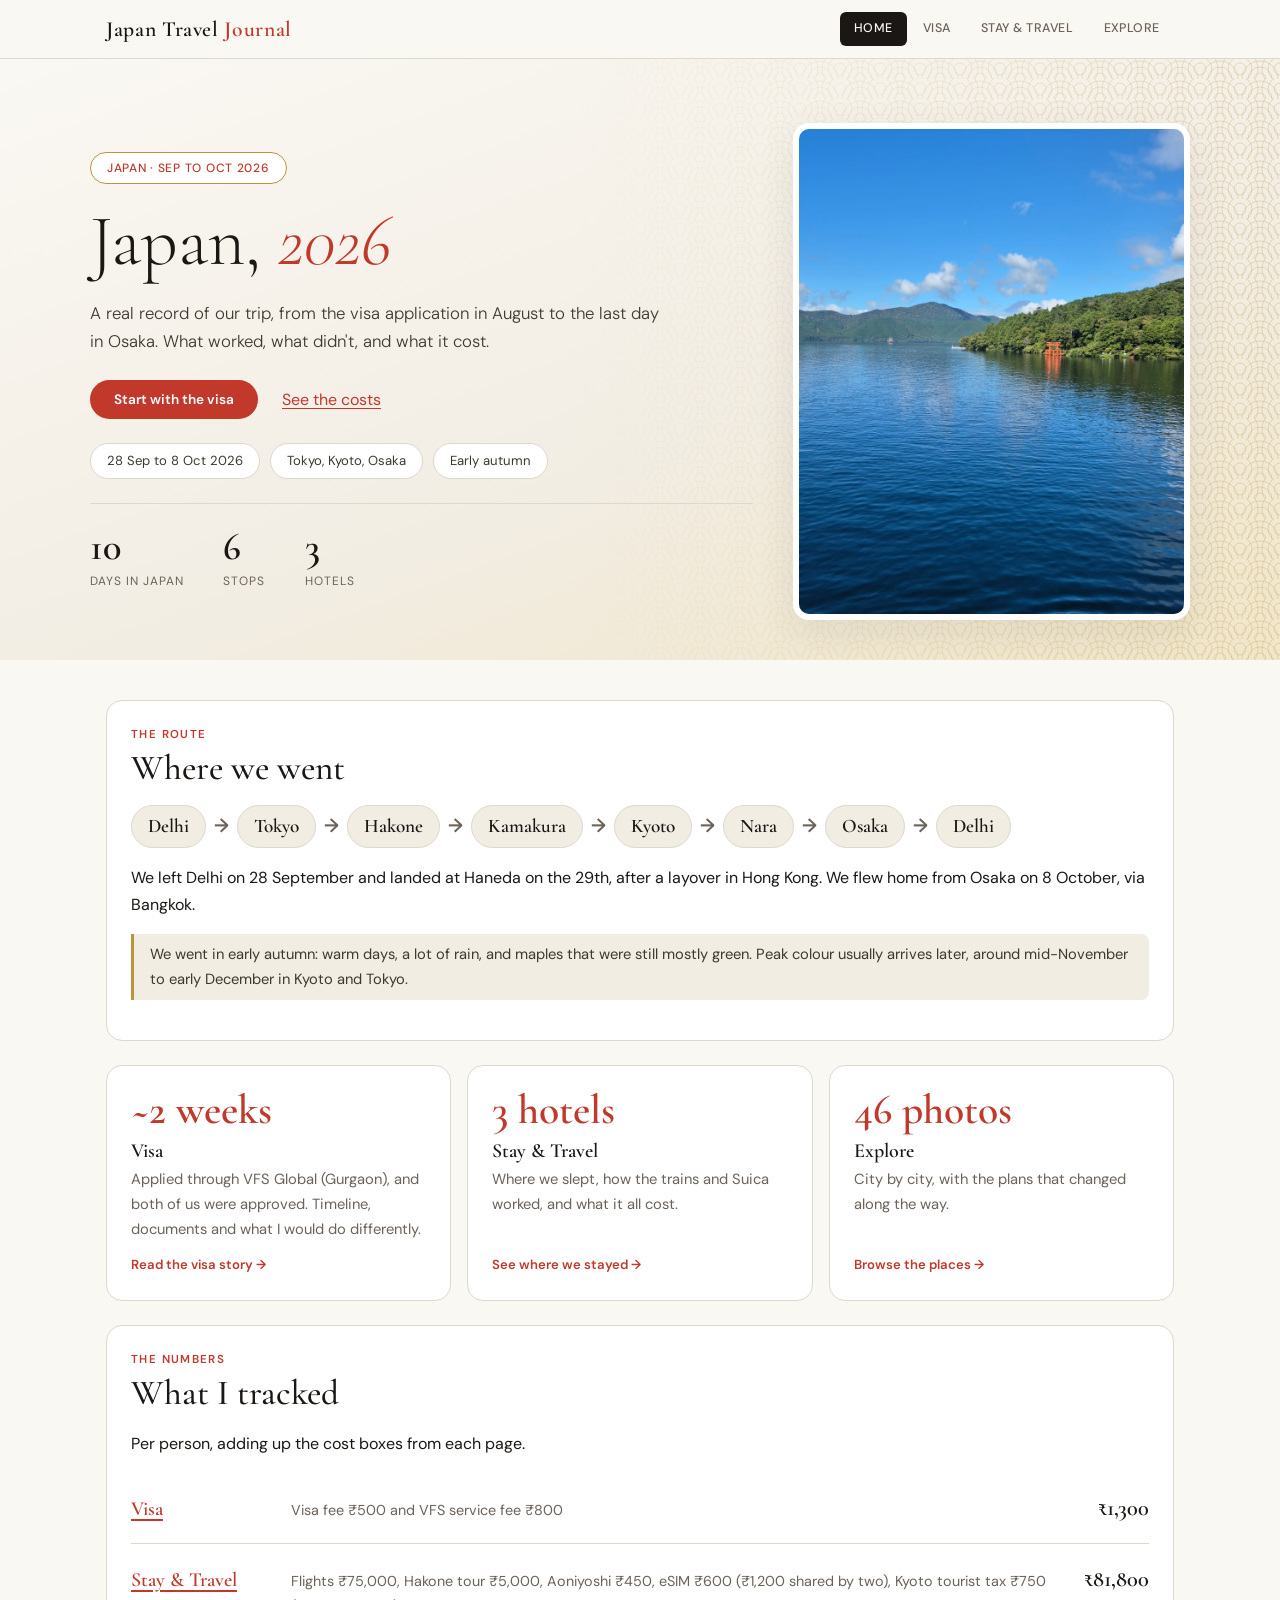
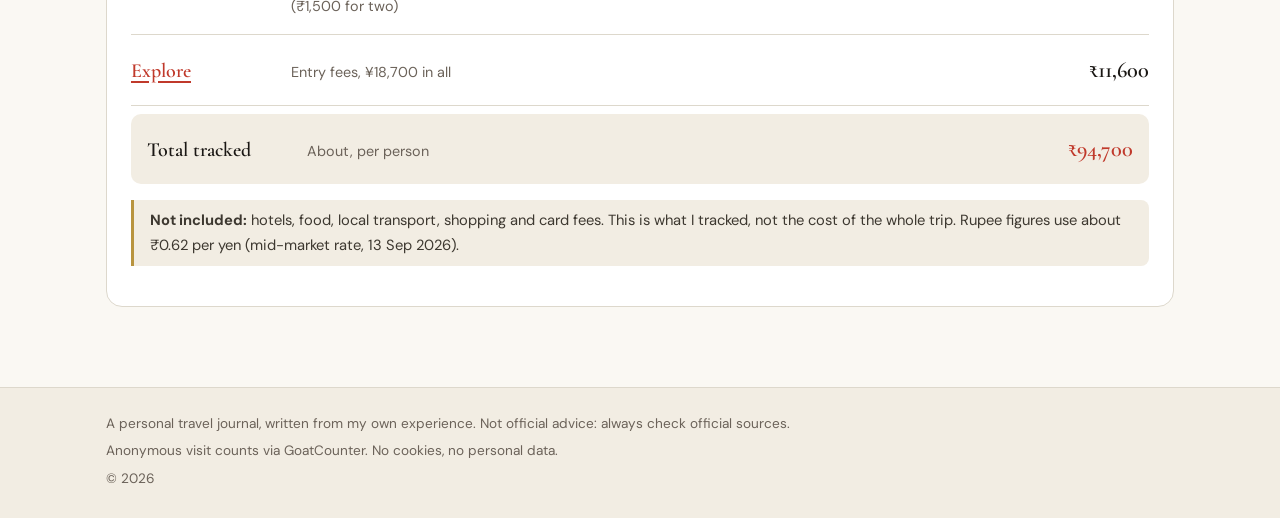
<file: index.html>
<!DOCTYPE html>
<html lang="en">
<head>
  <meta charset="utf-8">
  <meta name="viewport" content="width=device-width, initial-scale=1">
  <title>Japan Travel Journal</title>
  <meta name="description" content="A real record of our trip to Japan in 2026, from the visa application to the last day: what worked, what didn't, and what it cost.">
  <link rel="preconnect" href="https://fonts.googleapis.com">
  <link rel="preconnect" href="https://fonts.gstatic.com" crossorigin>
  <link rel="stylesheet" href="https://fonts.googleapis.com/css2?family=Cormorant+Garamond:ital,wght@0,300;0,500;0,600;1,300;1,400&family=DM+Sans:wght@300;400;500;600&display=swap">
  <link rel="stylesheet" href="assets/css/base.css">
  <link rel="stylesheet" href="assets/css/layout.css">
  <link rel="stylesheet" href="assets/css/components.css">
  <script src="assets/js/nav.js" defer></script>
</head>
<body>
  <a class="skip-link" href="#main">Skip to content</a>
  <header class="site-header" id="site-header"></header>

  <section class="hero hero--split">
    <div class="hero__inner">
      <div>
        <span class="hero-tag">Japan &middot; Sep to Oct 2026</span>
        <h1>Japan, <em>2026</em></h1>
        <p class="hero__sub">
          A real record of our trip, from the visa application in August to the last day in Osaka.
          What worked, what didn't, and what it cost.
        </p>
        <div class="hero__actions">
          <a class="button" href="visa.html">Start with the visa</a>
          <a href="#costs">See the costs</a>
        </div>
        <ul class="chips">
          <li class="chip">28 Sep to 8 Oct 2026</li>
          <li class="chip">Tokyo, Kyoto, Osaka</li>
          <li class="chip">Early autumn</li>
        </ul>
        <dl class="stats">
          <div><dt>Days in Japan</dt><dd>10</dd></div>
          <div><dt>Stops</dt><dd>6</dd></div>
          <div><dt>Hotels</dt><dd>3</dd></div>
        </dl>
      </div>
      <figure class="hero__photo">
        <img src="assets/images/home/hero.jpg" width="900" height="1600"
             alt="The red torii of Hakone Shrine across Lake Ashi, seen from a boat">
      </figure>
    </div>
  </section>

  <main class="page" id="main">
    <section class="card">
      <p class="eyebrow">The route</p>
      <h2>Where we went</h2>
      <ol class="trail">
        <li><span>Delhi</span></li>
        <li><span>Tokyo</span></li>
        <li><span>Hakone</span></li>
        <li><span>Kamakura</span></li>
        <li><span>Kyoto</span></li>
        <li><span>Nara</span></li>
        <li><span>Osaka</span></li>
        <li><span>Delhi</span></li>
      </ol>
      <p>
        We left Delhi on 28 September and landed at Haneda on the 29th, after a layover in Hong Kong.
        We flew home from Osaka on 8 October, via Bangkok.
      </p>
      <p class="note">
        We went in early autumn: warm days, a lot of rain, and maples that were still mostly green. Peak colour
        usually arrives later, around mid-November to early December in Kyoto and Tokyo.
      </p>
    </section>

    <div class="journal-cards">
      <a class="journal-card" href="visa.html">
        <span class="journal-card__stat">~2 weeks</span>
        <h3>Visa</h3>
        <p>Applied through VFS Global (Gurgaon), and both of us were approved. Timeline, documents and what I would do differently.</p>
        <span class="journal-card__go">Read the visa story &rarr;</span>
      </a>
      <a class="journal-card" href="stay-travel.html">
        <span class="journal-card__stat">3 hotels</span>
        <h3>Stay &amp; Travel</h3>
        <p>Where we slept, how the trains and Suica worked, and what it all cost.</p>
        <span class="journal-card__go">See where we stayed &rarr;</span>
      </a>
      <a class="journal-card" href="explore.html">
        <span class="journal-card__stat">46 photos</span>
        <h3>Explore</h3>
        <p>City by city, with the plans that changed along the way.</p>
        <span class="journal-card__go">Browse the places &rarr;</span>
      </a>
    </div>

    <section class="card" id="costs">
      <p class="eyebrow">The numbers</p>
      <h2>What I tracked</h2>
      <p>Per person, adding up the cost boxes from each page.</p>
      <ul class="cost-summary">
        <li>
          <a class="cost-summary__page" href="visa.html">Visa</a>
          <span class="cost-summary__what">Visa fee &#8377;500 and VFS service fee &#8377;800</span>
          <span class="cost-summary__amount">&#8377;1,300</span>
        </li>
        <li>
          <a class="cost-summary__page" href="stay-travel.html">Stay &amp; Travel</a>
          <span class="cost-summary__what">Flights &#8377;75,000, Hakone tour &#8377;5,000, Aoniyoshi &#8377;450, eSIM &#8377;600 (&#8377;1,200 shared by two), Kyoto tourist tax &#8377;750 (&#8377;1,500 for two)</span>
          <span class="cost-summary__amount">&#8377;81,800</span>
        </li>
        <li>
          <a class="cost-summary__page" href="explore.html">Explore</a>
          <span class="cost-summary__what">Entry fees, &yen;18,700 in all</span>
          <span class="cost-summary__amount">&#8377;11,600</span>
        </li>
        <li class="cost-summary__total">
          <span class="cost-summary__page">Total tracked</span>
          <span class="cost-summary__what">About, per person</span>
          <span class="cost-summary__amount">&#8377;94,700</span>
        </li>
      </ul>
      <p class="note">
        <strong>Not included:</strong> hotels, food, local transport, shopping and card fees. This is what I tracked,
        not the cost of the whole trip. Rupee figures use about &#8377;0.62 per yen (mid-market rate, 13 Sep 2026).
      </p>
    </section>
  </main>

  <footer class="site-footer" id="site-footer"></footer>
</body>
</html>
</file>
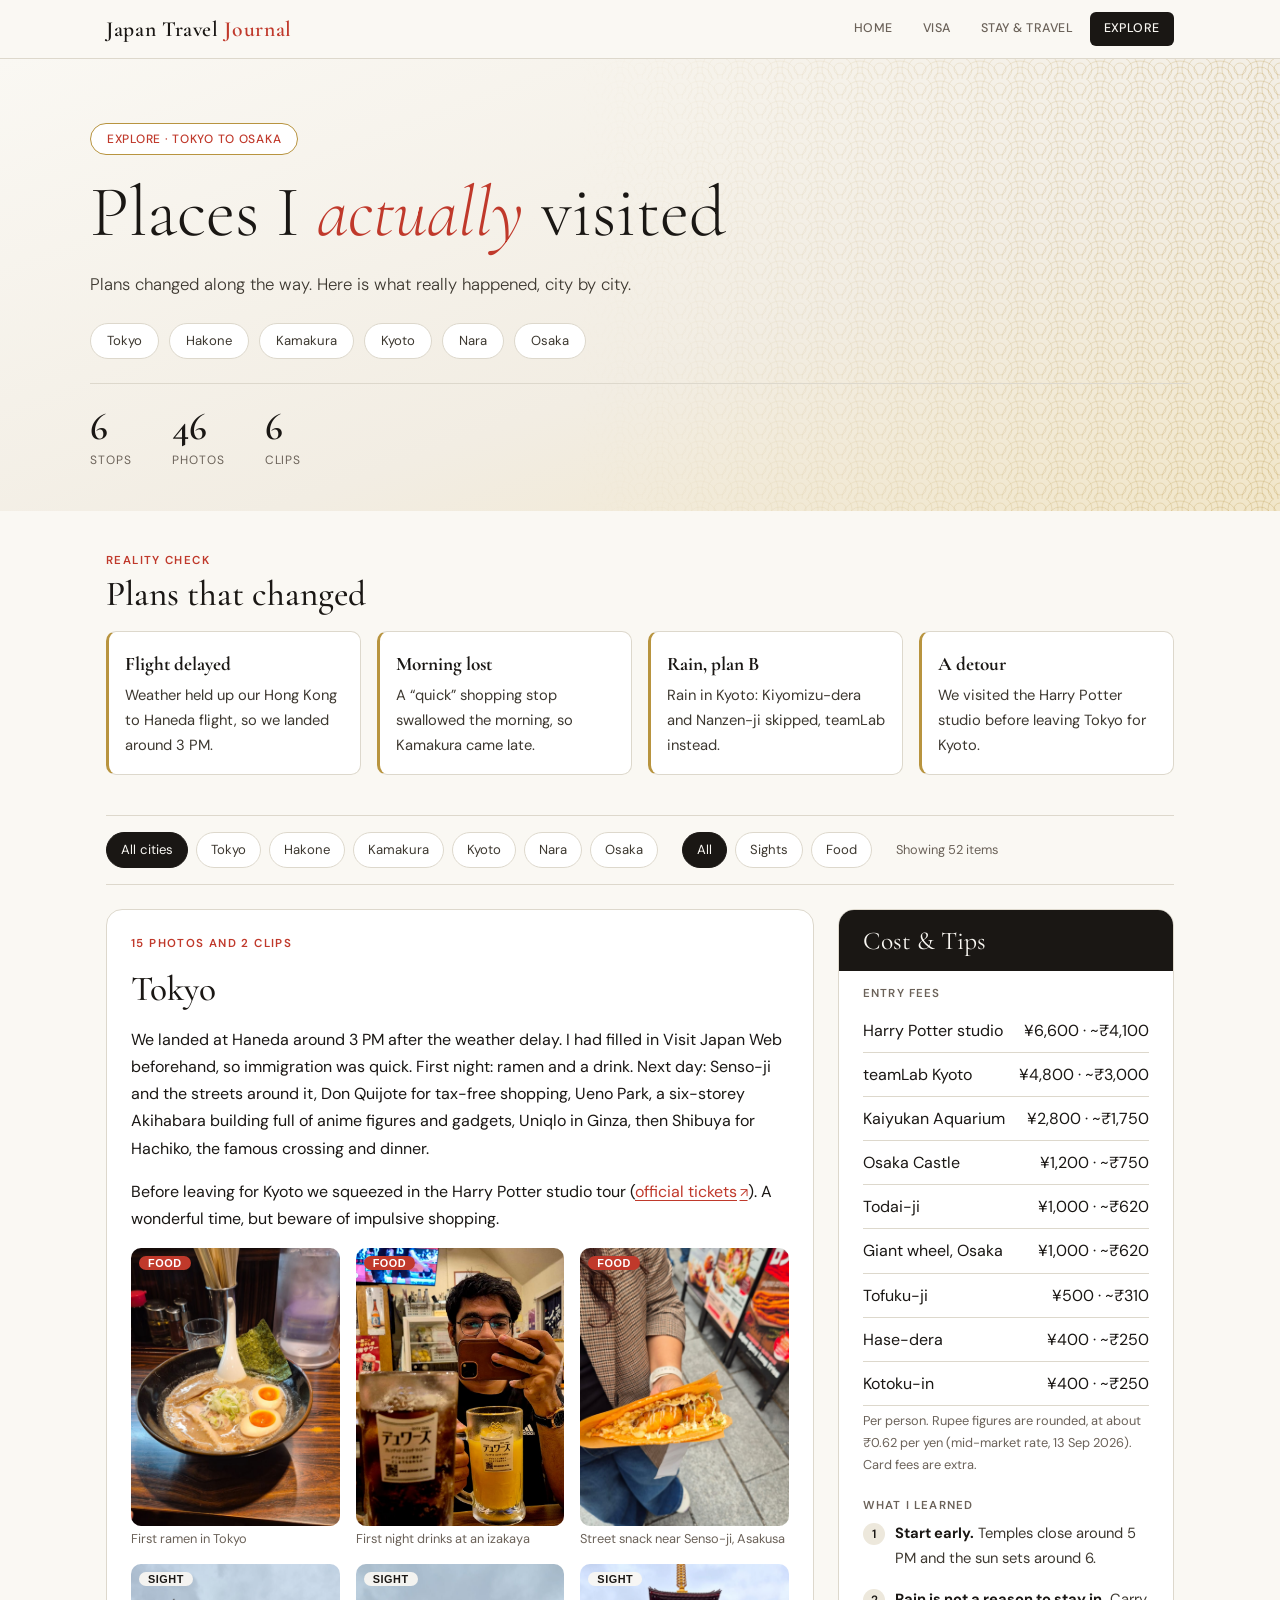
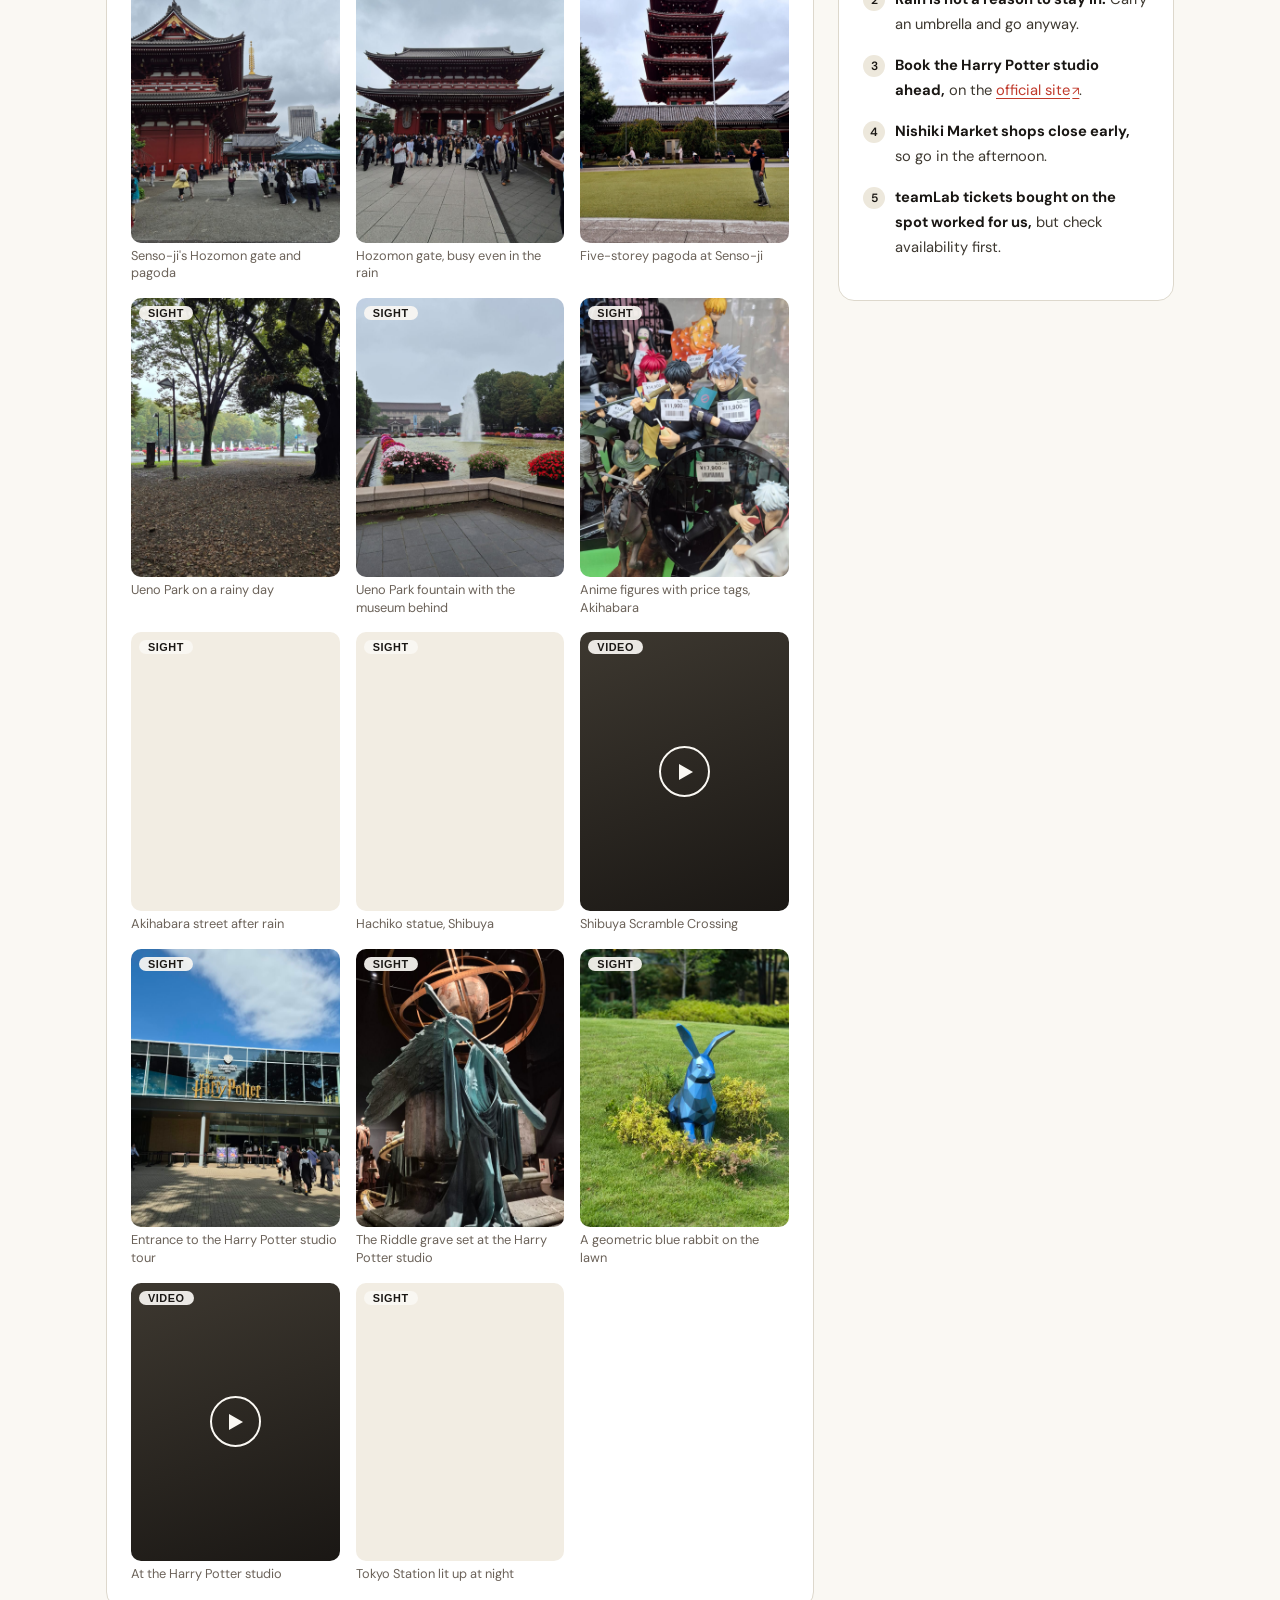
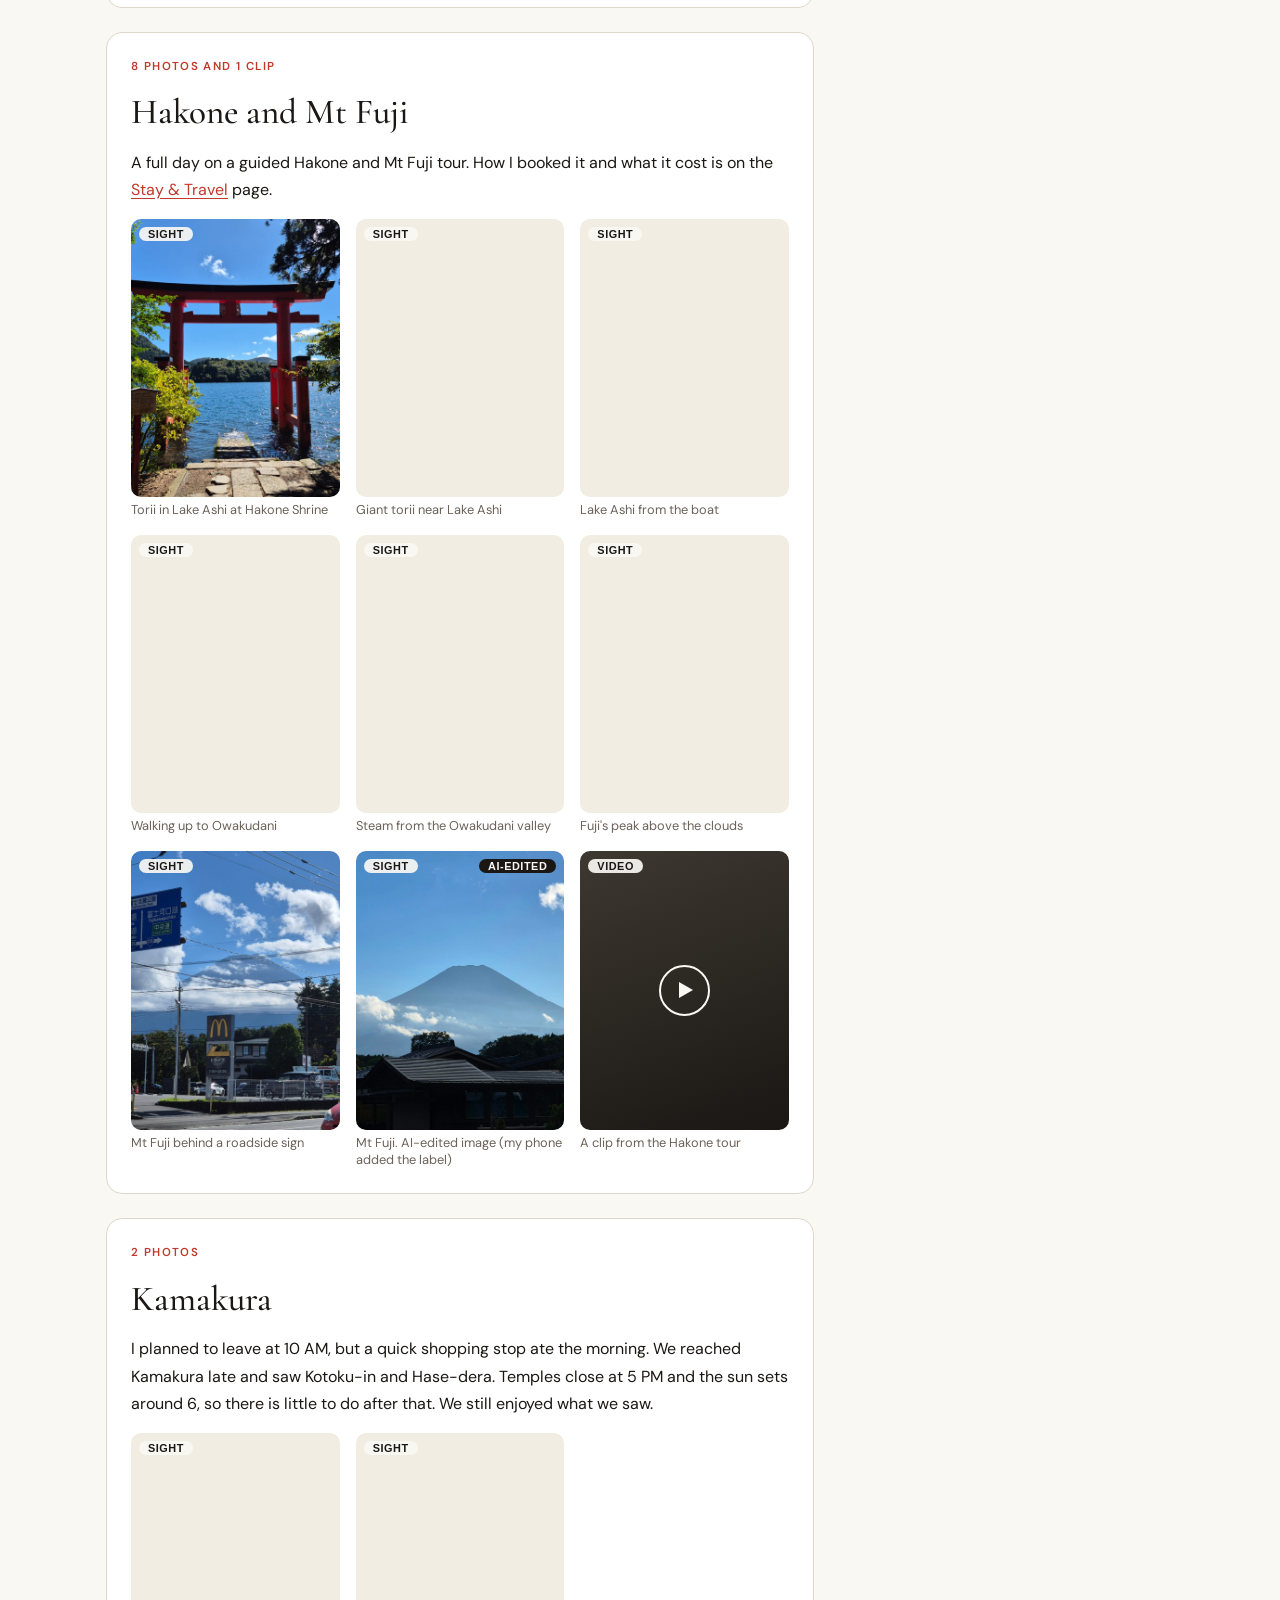
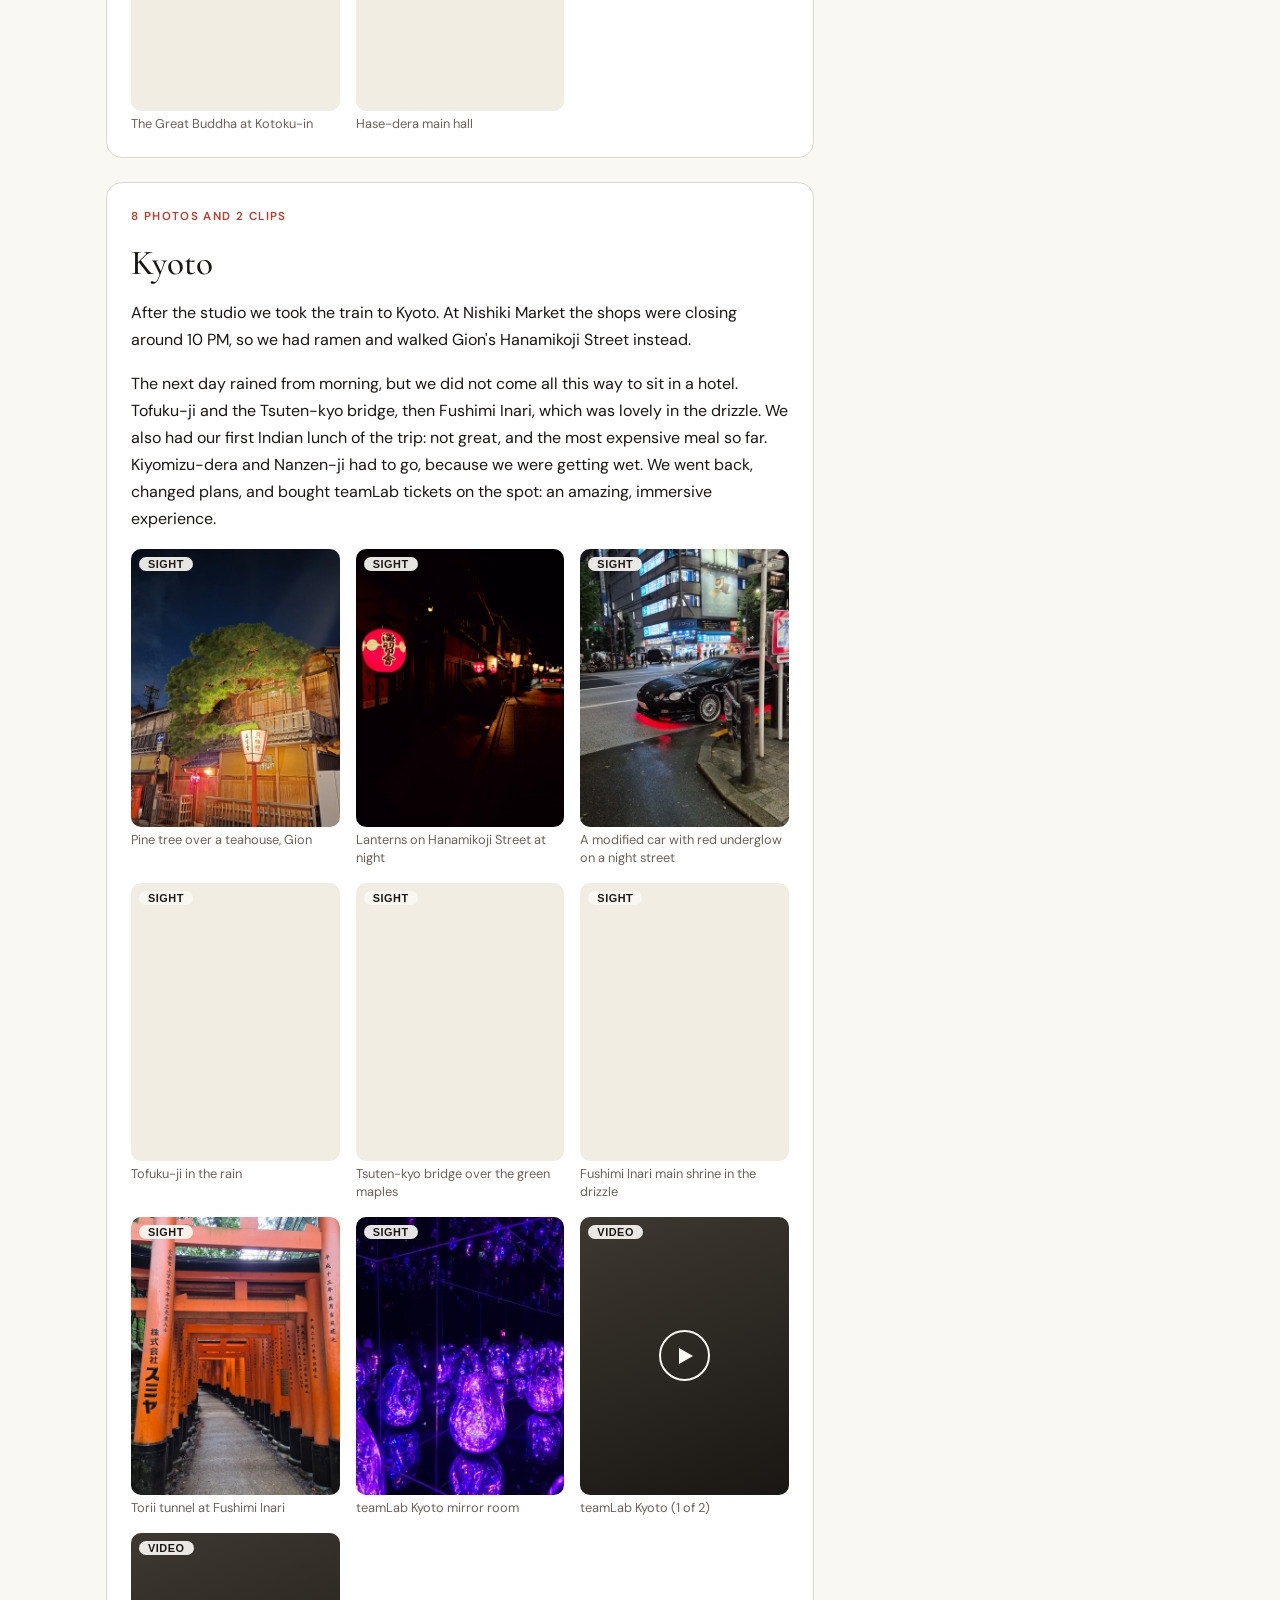
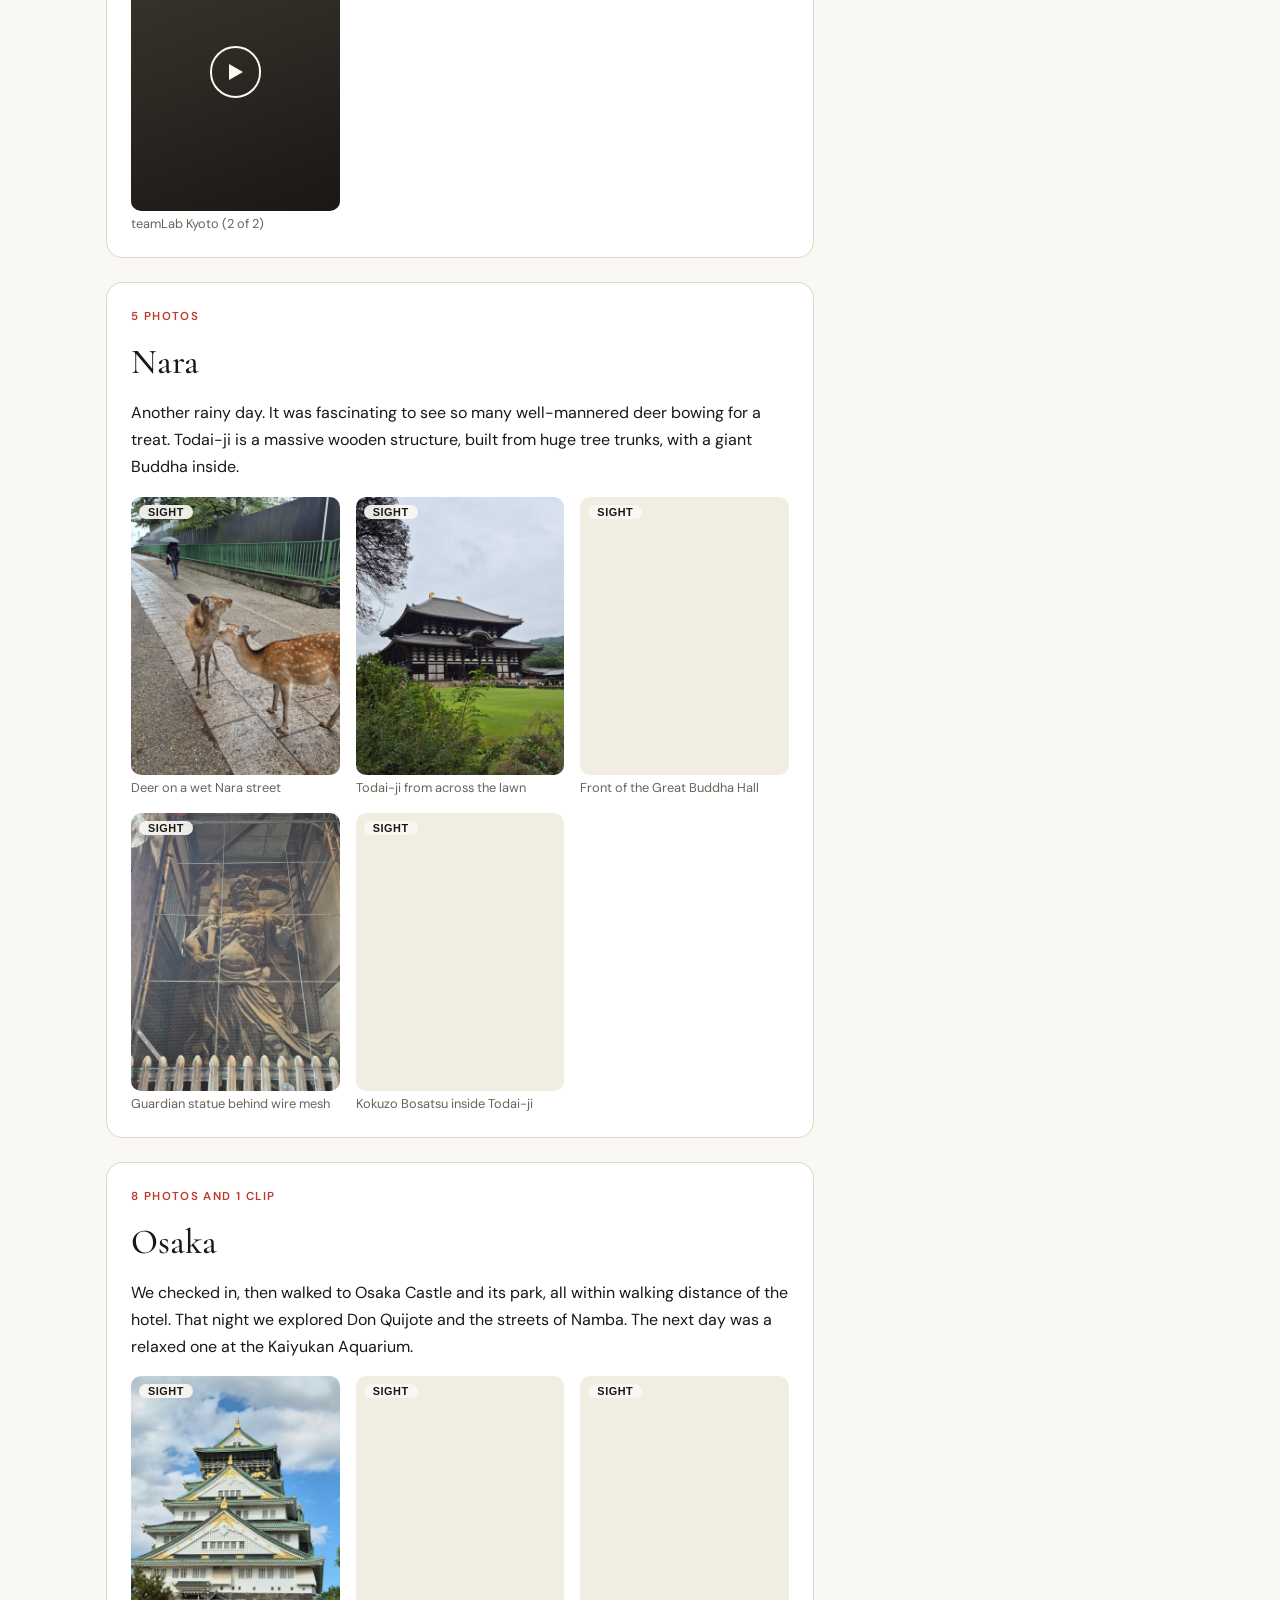
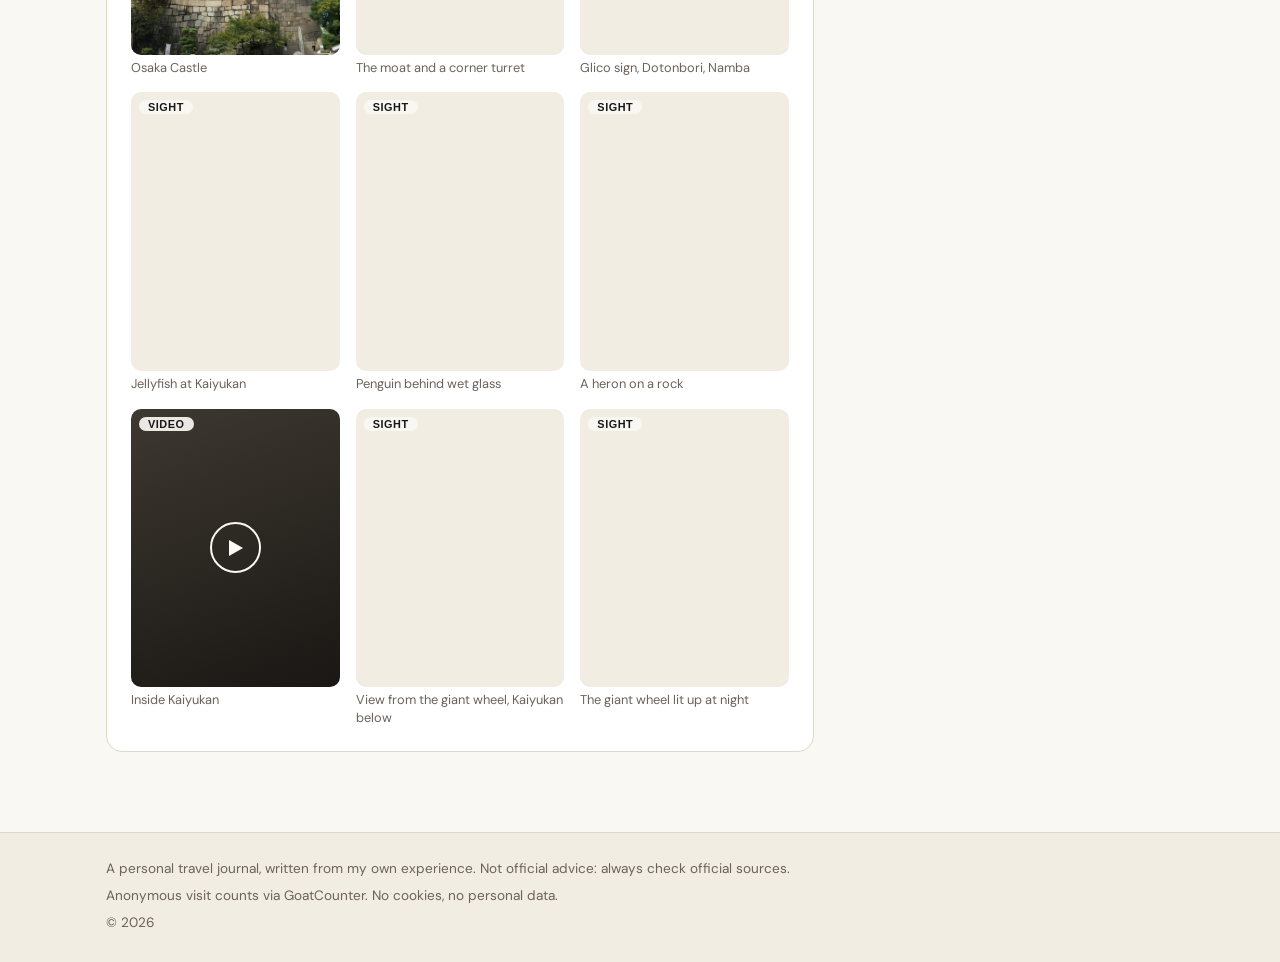
<file: explore.html>
<!DOCTYPE html>
<html lang="en">
<head>
  <meta charset="utf-8">
  <meta name="viewport" content="width=device-width, initial-scale=1">
  <title>Explore: Japan Travel Journal</title>
  <meta name="description" content="The places I actually visited in Japan, city by city: Tokyo, Hakone, Kamakura, Kyoto, Nara and Osaka, with photos, clips and what it cost.">
  <link rel="preconnect" href="https://fonts.googleapis.com">
  <link rel="preconnect" href="https://fonts.gstatic.com" crossorigin>
  <link rel="stylesheet" href="https://fonts.googleapis.com/css2?family=Cormorant+Garamond:ital,wght@0,300;0,500;0,600;1,300;1,400&family=DM+Sans:wght@300;400;500;600&display=swap">
  <link rel="stylesheet" href="assets/css/base.css">
  <link rel="stylesheet" href="assets/css/layout.css">
  <link rel="stylesheet" href="assets/css/components.css">
  <script src="assets/js/nav.js" defer></script>
  <script src="assets/js/explore-data.js" defer></script>
  <script src="assets/js/main.js" defer></script>
</head>
<body>
  <a class="skip-link" href="#main">Skip to content</a>
  <header class="site-header" id="site-header"></header>

  <section class="hero">
    <div class="hero__inner">
      <span class="hero-tag">Explore &middot; Tokyo to Osaka</span>
      <h1>Places I <em>actually</em> visited</h1>
      <p class="hero__sub">
        Plans changed along the way. Here is what really happened, city by city.
      </p>
      <ul class="chips">
        <li class="chip">Tokyo</li>
        <li class="chip">Hakone</li>
        <li class="chip">Kamakura</li>
        <li class="chip">Kyoto</li>
        <li class="chip">Nara</li>
        <li class="chip">Osaka</li>
      </ul>
      <dl class="stats">
        <div><dt>Stops</dt><dd>6</dd></div>
        <div><dt>Photos</dt><dd>46</dd></div>
        <div><dt>Clips</dt><dd>6</dd></div>
      </dl>
    </div>
  </section>

  <main class="page" id="main">
    <p class="eyebrow">Reality check</p>
    <h2 style="margin-top:0">Plans that changed</h2>
    <ul class="changed">
      <li><strong>Flight delayed</strong> Weather held up our Hong Kong to Haneda flight, so we landed around 3 PM.</li>
      <li><strong>Morning lost</strong> A &ldquo;quick&rdquo; shopping stop swallowed the morning, so Kamakura came late.</li>
      <li><strong>Rain, plan B</strong> Rain in Kyoto: Kiyomizu-dera and Nanzen-ji skipped, teamLab instead.</li>
      <li><strong>A detour</strong> We visited the Harry Potter studio before leaving Tokyo for Kyoto.</li>
    </ul>

    <div class="filters" role="group" aria-label="Filter photos">
      <div class="filters__group" role="group" aria-label="City">
        <button class="filter" type="button" data-group="city" data-value="all" aria-pressed="true">All cities</button>
        <button class="filter" type="button" data-group="city" data-value="tokyo" aria-pressed="false">Tokyo</button>
        <button class="filter" type="button" data-group="city" data-value="hakone" aria-pressed="false">Hakone</button>
        <button class="filter" type="button" data-group="city" data-value="kamakura" aria-pressed="false">Kamakura</button>
        <button class="filter" type="button" data-group="city" data-value="kyoto" aria-pressed="false">Kyoto</button>
        <button class="filter" type="button" data-group="city" data-value="nara" aria-pressed="false">Nara</button>
        <button class="filter" type="button" data-group="city" data-value="osaka" aria-pressed="false">Osaka</button>
      </div>
      <div class="filters__group" role="group" aria-label="Type">
        <button class="filter" type="button" data-group="type" data-value="all" aria-pressed="true">All</button>
        <button class="filter" type="button" data-group="type" data-value="sight" aria-pressed="false">Sights</button>
        <button class="filter" type="button" data-group="type" data-value="food" aria-pressed="false">Food</button>
      </div>
      <p class="filters__status" id="gallery-status" aria-live="polite"></p>
    </div>

    <noscript><p class="note">The photo gallery needs JavaScript. Please turn it on to see the photos.</p></noscript>

    <div class="page-grid">
      <article>
        <section class="card city" data-city="tokyo">
          <p class="eyebrow city__count"></p>
          <h2>Tokyo</h2>
          <p>
            We landed at Haneda around 3 PM after the weather delay. I had filled in Visit Japan Web beforehand,
            so immigration was quick. First night: ramen and a drink. Next day: Senso-ji and the streets around it,
            Don Quijote for tax-free shopping, Ueno Park, a six-storey Akihabara building full of anime figures and
            gadgets, Uniqlo in Ginza, then Shibuya for Hachiko, the famous crossing and dinner.
          </p>
          <p>
            Before leaving for Kyoto we squeezed in the Harry Potter studio tour
            (<a href="https://www.wbstudiotour.jp/en/tickets/" target="_blank" rel="noopener noreferrer">official tickets<span class="sr-only"> (opens in new tab)</span></a>).
            A wonderful time, but beware of impulsive shopping.
          </p>
          <ul class="gallery" data-city="tokyo"></ul>
        </section>

        <section class="card city" data-city="hakone">
          <p class="eyebrow city__count"></p>
          <h2>Hakone and Mt Fuji</h2>
          <p>
            A full day on a guided Hakone and Mt Fuji tour. How I booked it and what it cost is on the
            <a href="stay-travel.html">Stay &amp; Travel</a> page.
          </p>
          <ul class="gallery" data-city="hakone"></ul>
        </section>

        <section class="card city" data-city="kamakura">
          <p class="eyebrow city__count"></p>
          <h2>Kamakura</h2>
          <p>
            I planned to leave at 10 AM, but a quick shopping stop ate the morning. We reached Kamakura late and
            saw Kotoku-in and Hase-dera. Temples close at 5 PM and the sun sets around 6, so there is little to do
            after that. We still enjoyed what we saw.
          </p>
          <ul class="gallery" data-city="kamakura"></ul>
        </section>

        <section class="card city" data-city="kyoto">
          <p class="eyebrow city__count"></p>
          <h2>Kyoto</h2>
          <p>
            After the studio we took the train to Kyoto. At Nishiki Market the shops were closing around 10 PM,
            so we had ramen and walked Gion's Hanamikoji Street instead.
          </p>
          <p>
            The next day rained from morning, but we did not come all this way to sit in a hotel. Tofuku-ji and the
            Tsuten-kyo bridge, then Fushimi Inari, which was lovely in the drizzle. We also had our first Indian
            lunch of the trip: not great, and the most expensive meal so far. Kiyomizu-dera and Nanzen-ji had to go,
            because we were getting wet. We went back, changed plans, and bought teamLab tickets on the spot:
            an amazing, immersive experience.
          </p>
          <ul class="gallery" data-city="kyoto"></ul>
        </section>

        <section class="card city" data-city="nara">
          <p class="eyebrow city__count"></p>
          <h2>Nara</h2>
          <p>
            Another rainy day. It was fascinating to see so many well-mannered deer bowing for a treat.
            Todai-ji is a massive wooden structure, built from huge tree trunks, with a giant Buddha inside.
          </p>
          <ul class="gallery" data-city="nara"></ul>
        </section>

        <section class="card city" data-city="osaka">
          <p class="eyebrow city__count"></p>
          <h2>Osaka</h2>
          <p>
            We checked in, then walked to Osaka Castle and its park, all within walking distance of the hotel.
            That night we explored Don Quijote and the streets of Namba. The next day was a relaxed one at the
            Kaiyukan Aquarium.
          </p>
          <ul class="gallery" data-city="osaka"></ul>
        </section>
      </article>

      <aside class="cost-tips" aria-label="Cost and tips">
        <div class="cost-tips__head"><h2>Cost &amp; Tips</h2></div>
        <div class="cost-tips__body">
          <h3>Entry fees</h3>
          <ul class="cost-list">
            <li><span>Harry Potter studio</span><span>&yen;6,600 &middot; ~&#8377;4,100</span></li>
            <li><span>teamLab Kyoto</span><span>&yen;4,800 &middot; ~&#8377;3,000</span></li>
            <li><span>Kaiyukan Aquarium</span><span>&yen;2,800 &middot; ~&#8377;1,750</span></li>
            <li><span>Osaka Castle</span><span>&yen;1,200 &middot; ~&#8377;750</span></li>
            <li><span>Todai-ji</span><span>&yen;1,000 &middot; ~&#8377;620</span></li>
            <li><span>Giant wheel, Osaka</span><span>&yen;1,000 &middot; ~&#8377;620</span></li>
            <li><span>Tofuku-ji</span><span>&yen;500 &middot; ~&#8377;310</span></li>
            <li><span>Hase-dera</span><span>&yen;400 &middot; ~&#8377;250</span></li>
            <li><span>Kotoku-in</span><span>&yen;400 &middot; ~&#8377;250</span></li>
          </ul>
          <p class="cost-per">Per person. Rupee figures are rounded, at about &#8377;0.62 per yen (mid-market rate, 13 Sep 2026). Card fees are extra.</p>

          <h3>What I learned</h3>
          <ol class="tips">
            <li><strong>Start early.</strong> Temples close around 5 PM and the sun sets around 6.</li>
            <li><strong>Rain is not a reason to stay in.</strong> Carry an umbrella and go anyway.</li>
            <li><strong>Book the Harry Potter studio ahead,</strong> on the
              <a href="https://www.wbstudiotour.jp/en/tickets/" target="_blank" rel="noopener noreferrer">official site<span class="sr-only"> (opens in new tab)</span></a>.</li>
            <li><strong>Nishiki Market shops close early,</strong> so go in the afternoon.</li>
            <li><strong>teamLab tickets bought on the spot worked for us,</strong> but check availability first.</li>
          </ol>
        </div>
      </aside>
    </div>
  </main>

  <dialog class="lightbox" id="lightbox" aria-label="Photo viewer">
    <button class="lightbox__close" type="button" aria-label="Close viewer">&times;</button>
    <button class="lightbox__nav lightbox__prev" type="button" aria-label="Previous">&lsaquo;</button>
    <figure class="lightbox__figure">
      <div class="lightbox__media"></div>
      <figcaption>
        <span class="lightbox__caption"></span>
        <span class="lightbox__count" aria-live="polite"></span>
      </figcaption>
    </figure>
    <button class="lightbox__nav lightbox__next" type="button" aria-label="Next">&rsaquo;</button>
  </dialog>

  <footer class="site-footer" id="site-footer"></footer>
</body>
</html>
</file>
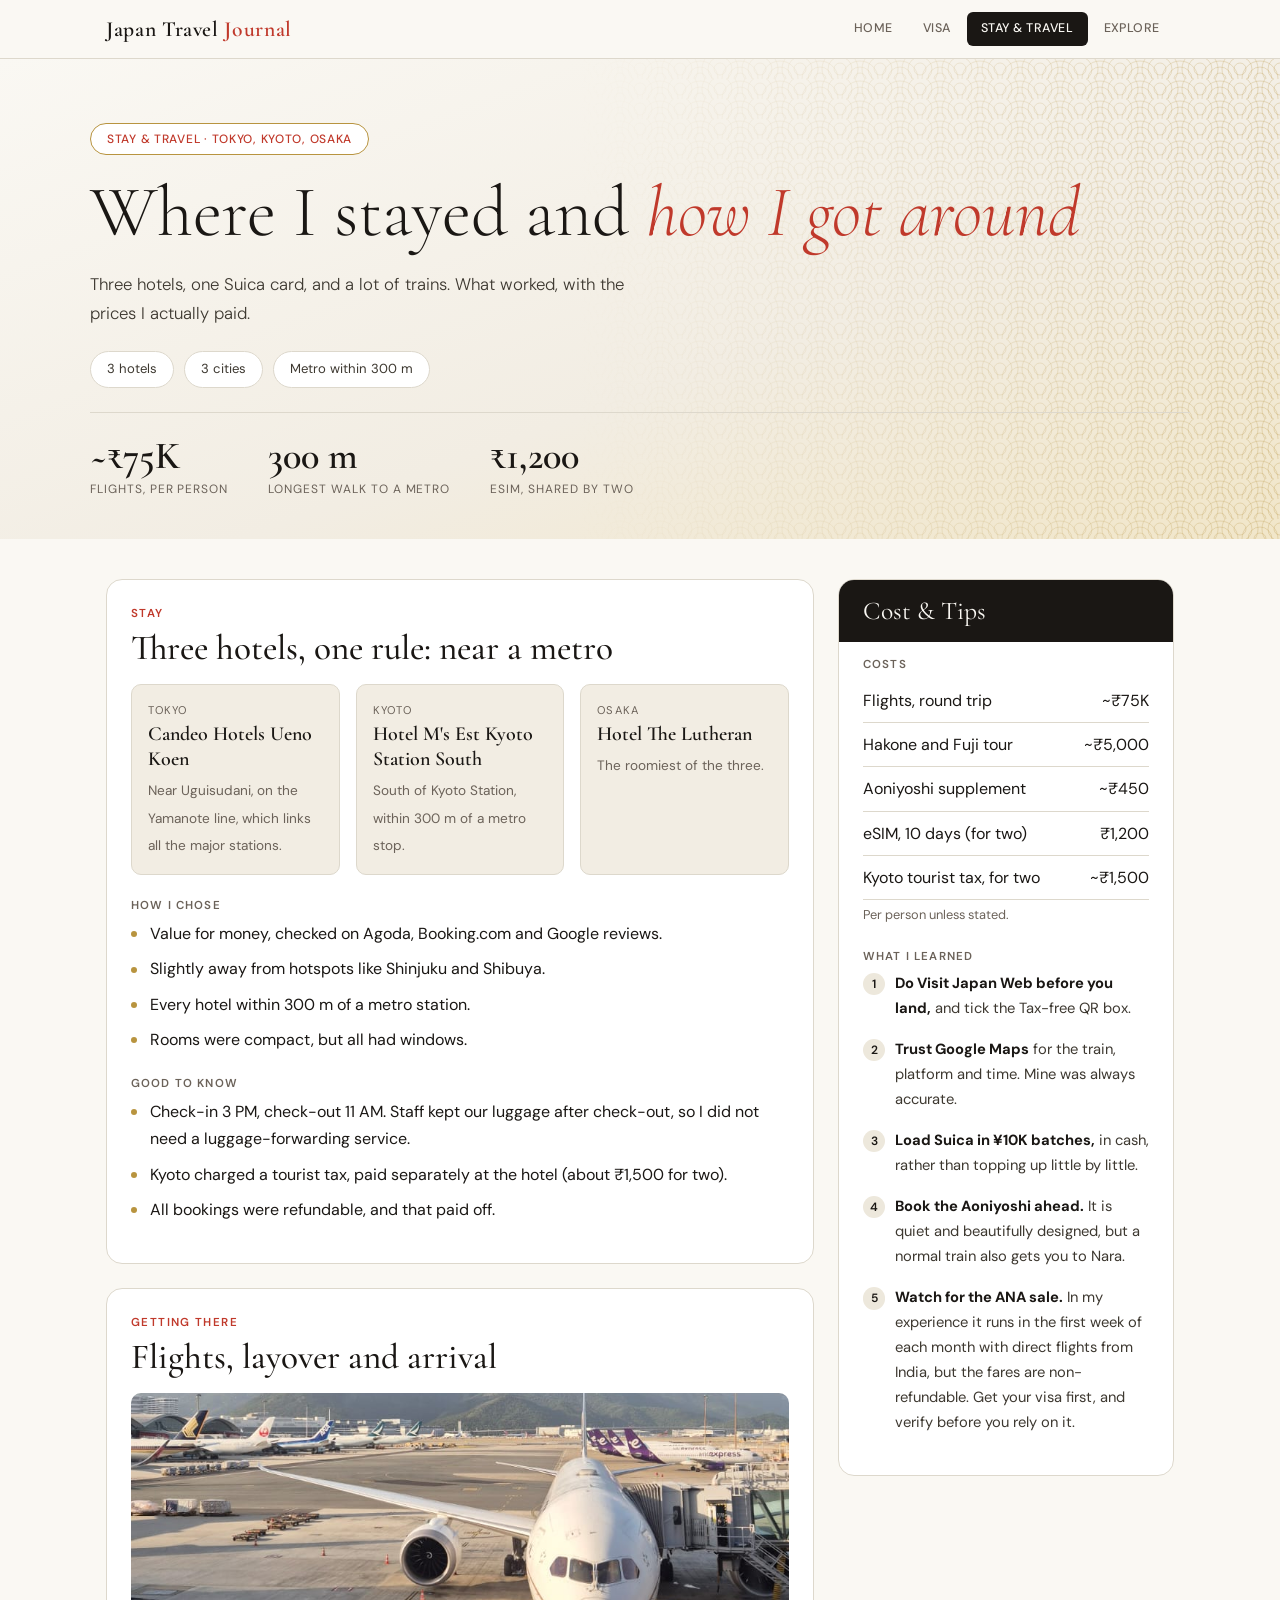
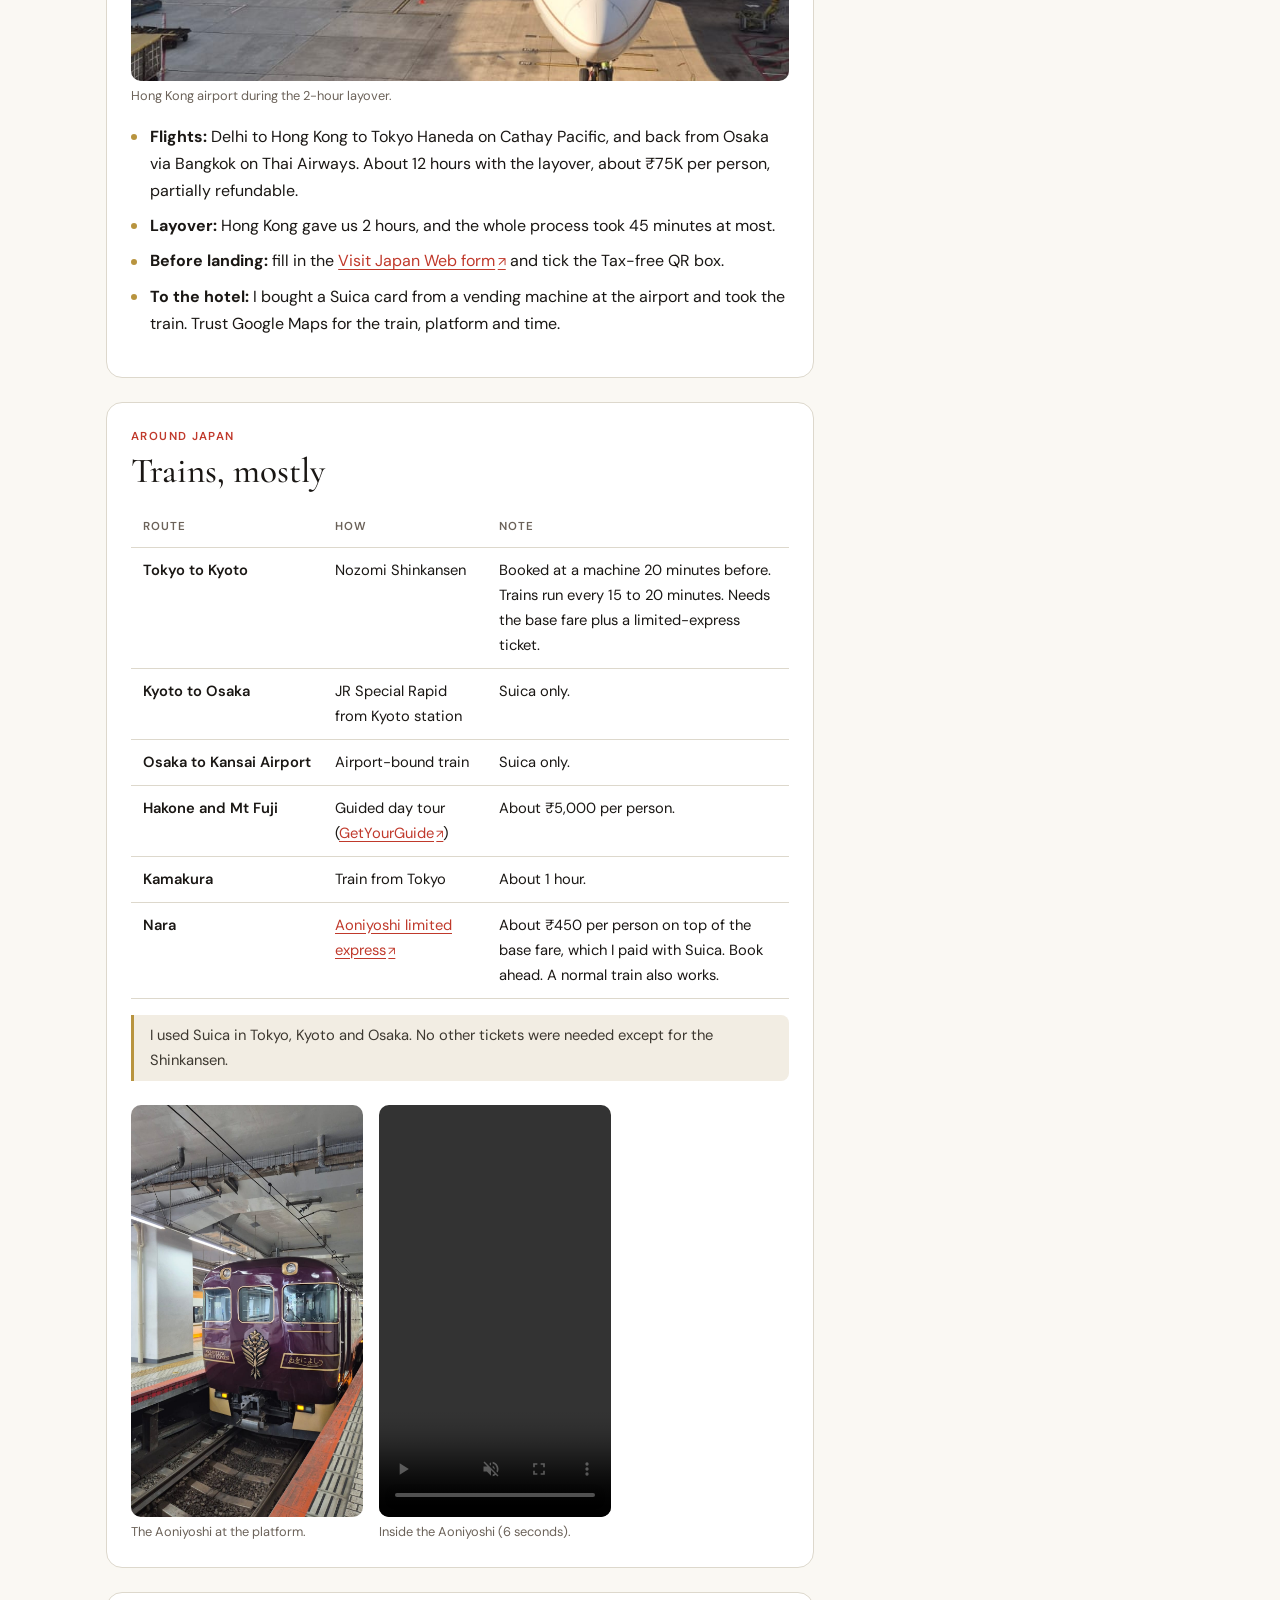
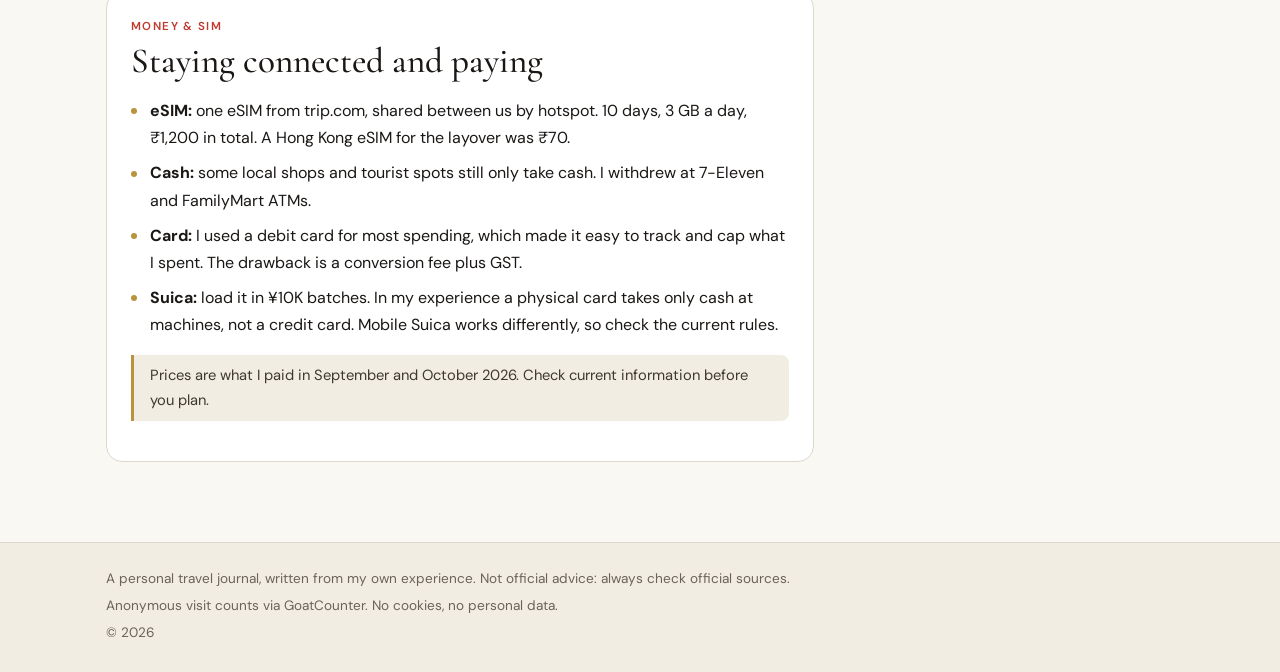
<file: stay-travel.html>
<!DOCTYPE html>
<html lang="en">
<head>
  <meta charset="utf-8">
  <meta name="viewport" content="width=device-width, initial-scale=1">
  <title>Stay &amp; Travel: Japan Travel Journal</title>
  <meta name="description" content="Where I stayed in Tokyo, Kyoto and Osaka, and how I got around Japan: flights, trains, Suica, eSIM and what it cost.">
  <link rel="preconnect" href="https://fonts.googleapis.com">
  <link rel="preconnect" href="https://fonts.gstatic.com" crossorigin>
  <link rel="stylesheet" href="https://fonts.googleapis.com/css2?family=Cormorant+Garamond:ital,wght@0,300;0,500;0,600;1,300;1,400&family=DM+Sans:wght@300;400;500;600&display=swap">
  <link rel="stylesheet" href="assets/css/base.css">
  <link rel="stylesheet" href="assets/css/layout.css">
  <link rel="stylesheet" href="assets/css/components.css">
  <script src="assets/js/nav.js" defer></script>
</head>
<body>
  <a class="skip-link" href="#main">Skip to content</a>
  <header class="site-header" id="site-header"></header>

  <section class="hero">
    <div class="hero__inner">
      <span class="hero-tag">Stay &amp; Travel &middot; Tokyo, Kyoto, Osaka</span>
      <h1>Where I stayed and <em>how I got around</em></h1>
      <p class="hero__sub">
        Three hotels, one Suica card, and a lot of trains. What worked, with the prices I actually paid.
      </p>
      <ul class="chips">
        <li class="chip">3 hotels</li>
        <li class="chip">3 cities</li>
        <li class="chip">Metro within 300 m</li>
      </ul>
      <dl class="stats">
        <div><dt>Flights, per person</dt><dd>~&#8377;75K</dd></div>
        <div><dt>Longest walk to a metro</dt><dd>300 m</dd></div>
        <div><dt>eSIM, shared by two</dt><dd>&#8377;1,200</dd></div>
      </dl>
    </div>
  </section>

  <main class="page" id="main">
    <div class="page-grid">
      <article>
        <section class="card">
          <p class="eyebrow">Stay</p>
          <h2>Three hotels, one rule: near a metro</h2>
          <ul class="hotels">
            <li class="hotel"><span class="hotel__city">Tokyo</span><span class="hotel__name">Candeo Hotels Ueno Koen</span><span class="hotel__note">Near Uguisudani, on the Yamanote line, which links all the major stations.</span></li>
            <li class="hotel"><span class="hotel__city">Kyoto</span><span class="hotel__name">Hotel M's Est Kyoto Station South</span><span class="hotel__note">South of Kyoto Station, within 300 m of a metro stop.</span></li>
            <li class="hotel"><span class="hotel__city">Osaka</span><span class="hotel__name">Hotel The Lutheran</span><span class="hotel__note">The roomiest of the three.</span></li>
          </ul>

          <h3 class="sub">How I chose</h3>
          <ul class="points">
            <li>Value for money, checked on Agoda, Booking.com and Google reviews.</li>
            <li>Slightly away from hotspots like Shinjuku and Shibuya.</li>
            <li>Every hotel within 300 m of a metro station.</li>
            <li>Rooms were compact, but all had windows.</li>
          </ul>

          <h3 class="sub">Good to know</h3>
          <ul class="points">
            <li>Check-in 3 PM, check-out 11 AM. Staff kept our luggage after check-out, so I did not need a luggage-forwarding service.</li>
            <li>Kyoto charged a tourist tax, paid separately at the hotel (about &#8377;1,500 for two).</li>
            <li>All bookings were refundable, and that paid off.</li>
          </ul>
        </section>

        <section class="card">
          <p class="eyebrow">Getting there</p>
          <h2>Flights, layover and arrival</h2>
          <figure class="photo">
            <img src="assets/images/stay-travel/hong-kong-airport.jpg" width="900" height="1600" loading="lazy"
                 alt="An aircraft parked at a gate at Hong Kong airport, with mountains and clouds behind">
            <figcaption>Hong Kong airport during the 2-hour layover.</figcaption>
          </figure>
          <ul class="points">
            <li><strong>Flights:</strong> Delhi to Hong Kong to Tokyo Haneda on Cathay Pacific, and back from Osaka via Bangkok on Thai Airways. About 12 hours with the layover, about &#8377;75K per person, partially refundable.</li>
            <li><strong>Layover:</strong> Hong Kong gave us 2 hours, and the whole process took 45 minutes at most.</li>
            <li><strong>Before landing:</strong> fill in the
              <a href="https://www.vjw.digital.go.jp/main/#/vjwplo001" target="_blank" rel="noopener noreferrer">Visit Japan Web form<span class="sr-only"> (opens in new tab)</span></a>
              and tick the Tax-free QR box.</li>
            <li><strong>To the hotel:</strong> I bought a Suica card from a vending machine at the airport and took the train. Trust Google Maps for the train, platform and time.</li>
          </ul>
        </section>

        <section class="card">
          <p class="eyebrow">Around Japan</p>
          <h2>Trains, mostly</h2>
          <div class="table-wrap">
            <table class="transport">
              <thead>
                <tr><th scope="col">Route</th><th scope="col">How</th><th scope="col">Note</th></tr>
              </thead>
              <tbody>
                <tr><td>Tokyo to Kyoto</td><td>Nozomi Shinkansen</td><td>Booked at a machine 20 minutes before. Trains run every 15 to 20 minutes. Needs the base fare plus a limited-express ticket.</td></tr>
                <tr><td>Kyoto to Osaka</td><td>JR Special Rapid from Kyoto station</td><td>Suica only.</td></tr>
                <tr><td>Osaka to Kansai Airport</td><td>Airport-bound train</td><td>Suica only.</td></tr>
                <tr><td>Hakone and Mt Fuji</td><td>Guided day tour
                  (<a href="https://www.getyourguide.com/tokyo-l193/tokyo-mt-fuji-tour-hakone-ropeway-owakudani-lake-ashi-t1035544/" target="_blank" rel="noopener noreferrer">GetYourGuide<span class="sr-only"> (opens in new tab)</span></a>)</td><td>About &#8377;5,000 per person.</td></tr>
                <tr><td>Kamakura</td><td>Train from Tokyo</td><td>About 1 hour.</td></tr>
                <tr><td>Nara</td><td>
                  <a href="https://www.kintetsu.co.jp/foreign/english/aoniyoshi/" target="_blank" rel="noopener noreferrer">Aoniyoshi limited express<span class="sr-only"> (opens in new tab)</span></a></td>
                  <td>About &#8377;450 per person on top of the base fare, which I paid with Suica. Book ahead. A normal train also works.</td></tr>
              </tbody>
            </table>
          </div>
          <p class="note">I used Suica in Tokyo, Kyoto and Osaka. No other tickets were needed except for the Shinkansen.</p>
          <div class="media-pair">
            <figure class="media">
              <img src="assets/images/stay-travel/aoniyoshi-train.jpg" width="900" height="1600" loading="lazy"
                   alt="The purple Aoniyoshi sightseeing limited express waiting at a station platform">
              <figcaption>The Aoniyoshi at the platform.</figcaption>
            </figure>
            <figure class="media">
              <video controls muted playsinline preload="metadata" width="478" height="850"
                     aria-label="A short clip of the inside of the Aoniyoshi train">
                <source src="assets/videos/stay-travel/aoniyoshi-inside.mp4#t=0.1" type="video/mp4">
                Your browser can't play this video.
              </video>
              <figcaption>Inside the Aoniyoshi (6 seconds).</figcaption>
            </figure>
          </div>
        </section>

        <section class="card">
          <p class="eyebrow">Money &amp; SIM</p>
          <h2>Staying connected and paying</h2>
          <ul class="points">
            <li><strong>eSIM:</strong> one eSIM from trip.com, shared between us by hotspot. 10 days, 3 GB a day, &#8377;1,200 in total. A Hong Kong eSIM for the layover was &#8377;70.</li>
            <li><strong>Cash:</strong> some local shops and tourist spots still only take cash. I withdrew at 7-Eleven and FamilyMart ATMs.</li>
            <li><strong>Card:</strong> I used a debit card for most spending, which made it easy to track and cap what I spent. The drawback is a conversion fee plus GST.</li>
            <li><strong>Suica:</strong> load it in &#165;10K batches. In my experience a physical card takes only cash at machines, not a credit card. Mobile Suica works differently, so check the current rules.</li>
          </ul>
          <p class="note">Prices are what I paid in September and October 2026. Check current information before you plan.</p>
        </section>
      </article>

      <aside class="cost-tips" aria-label="Cost and tips">
        <div class="cost-tips__head"><h2>Cost &amp; Tips</h2></div>
        <div class="cost-tips__body">
          <h3>Costs</h3>
          <ul class="cost-list">
            <li><span>Flights, round trip</span><span>~&#8377;75K</span></li>
            <li><span>Hakone and Fuji tour</span><span>~&#8377;5,000</span></li>
            <li><span>Aoniyoshi supplement</span><span>~&#8377;450</span></li>
            <li><span>eSIM, 10 days (for two)</span><span>&#8377;1,200</span></li>
            <li><span>Kyoto tourist tax, for two</span><span>~&#8377;1,500</span></li>
          </ul>
          <p class="cost-per">Per person unless stated.</p>

          <h3>What I learned</h3>
          <ol class="tips">
            <li><strong>Do Visit Japan Web before you land,</strong> and tick the Tax-free QR box.</li>
            <li><strong>Trust Google Maps</strong> for the train, platform and time. Mine was always accurate.</li>
            <li><strong>Load Suica in &#165;10K batches,</strong> in cash, rather than topping up little by little.</li>
            <li><strong>Book the Aoniyoshi ahead.</strong> It is quiet and beautifully designed, but a normal train also gets you to Nara.</li>
            <li><strong>Watch for the ANA sale.</strong> In my experience it runs in the first week of each month with direct flights from India, but the fares are non-refundable. Get your visa first, and verify before you rely on it.</li>
          </ol>
        </div>
      </aside>
    </div>
  </main>

  <footer class="site-footer" id="site-footer"></footer>
</body>
</html>
</file>
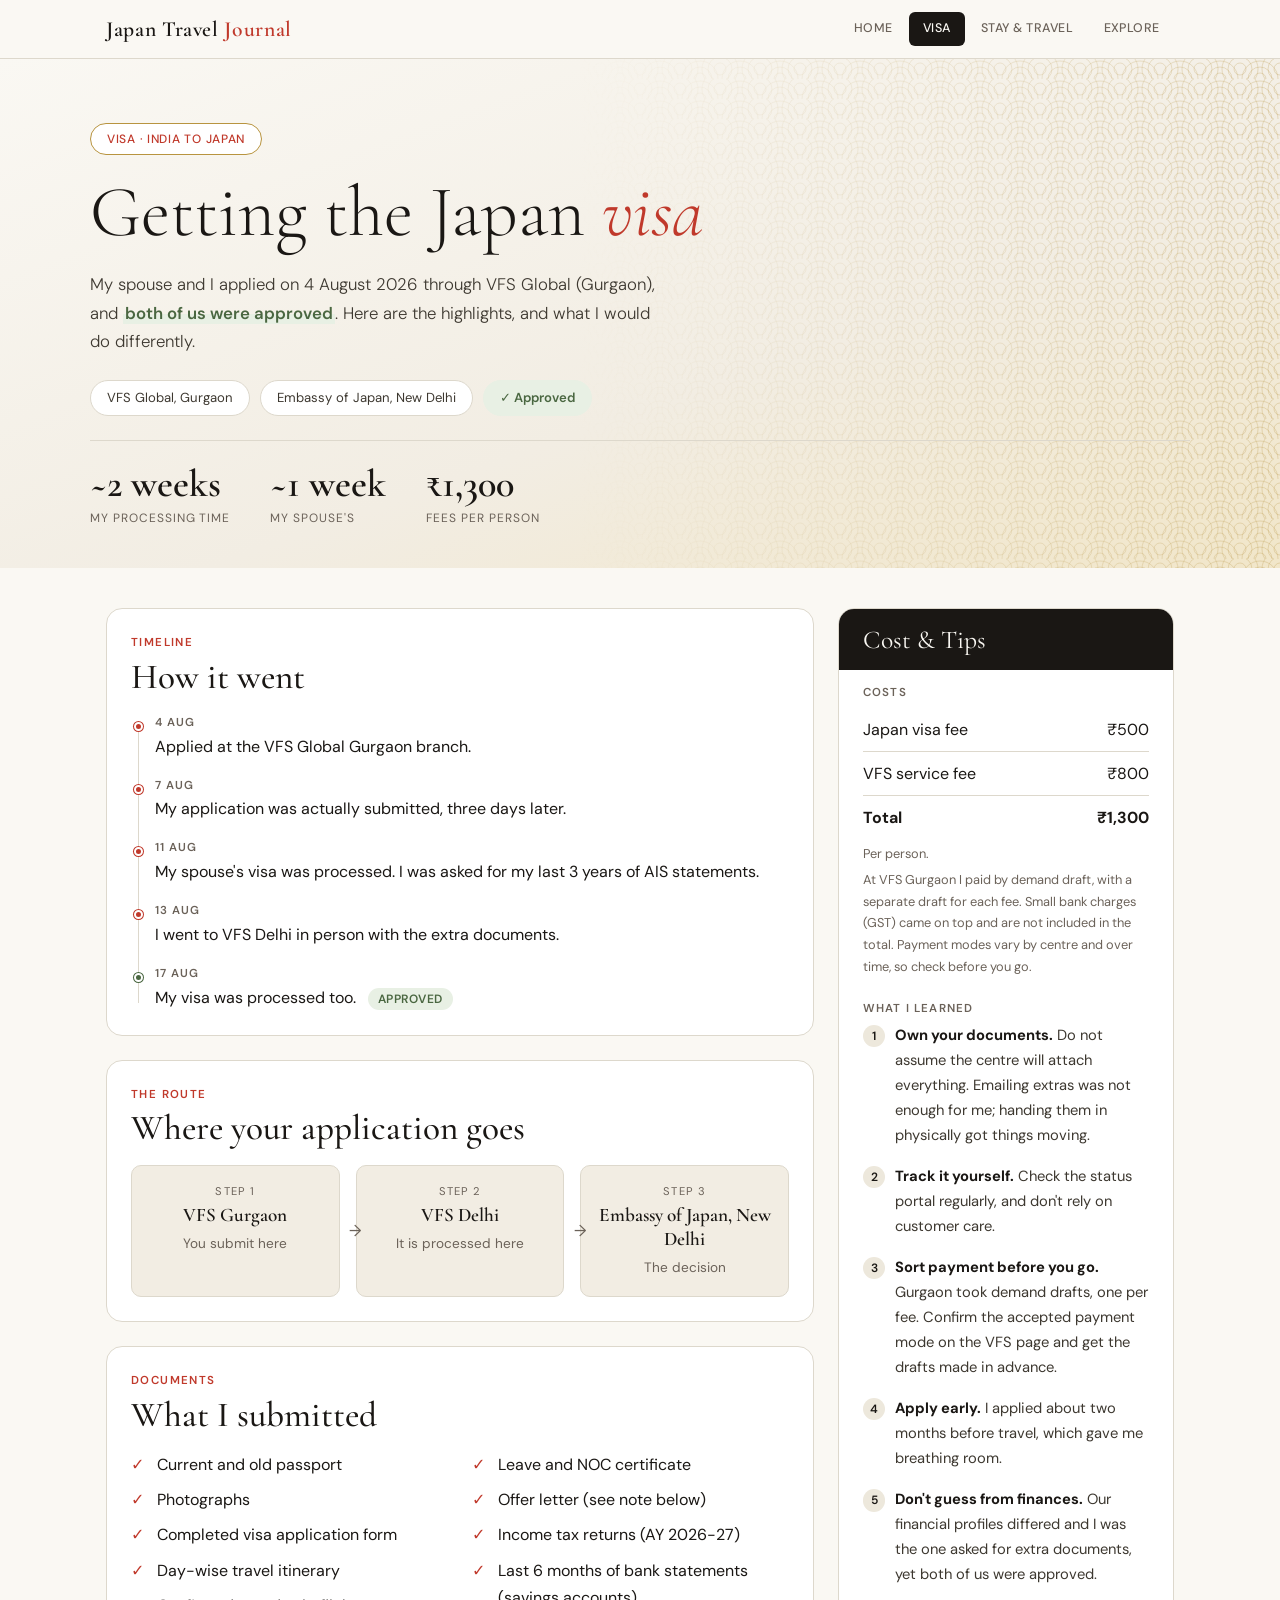
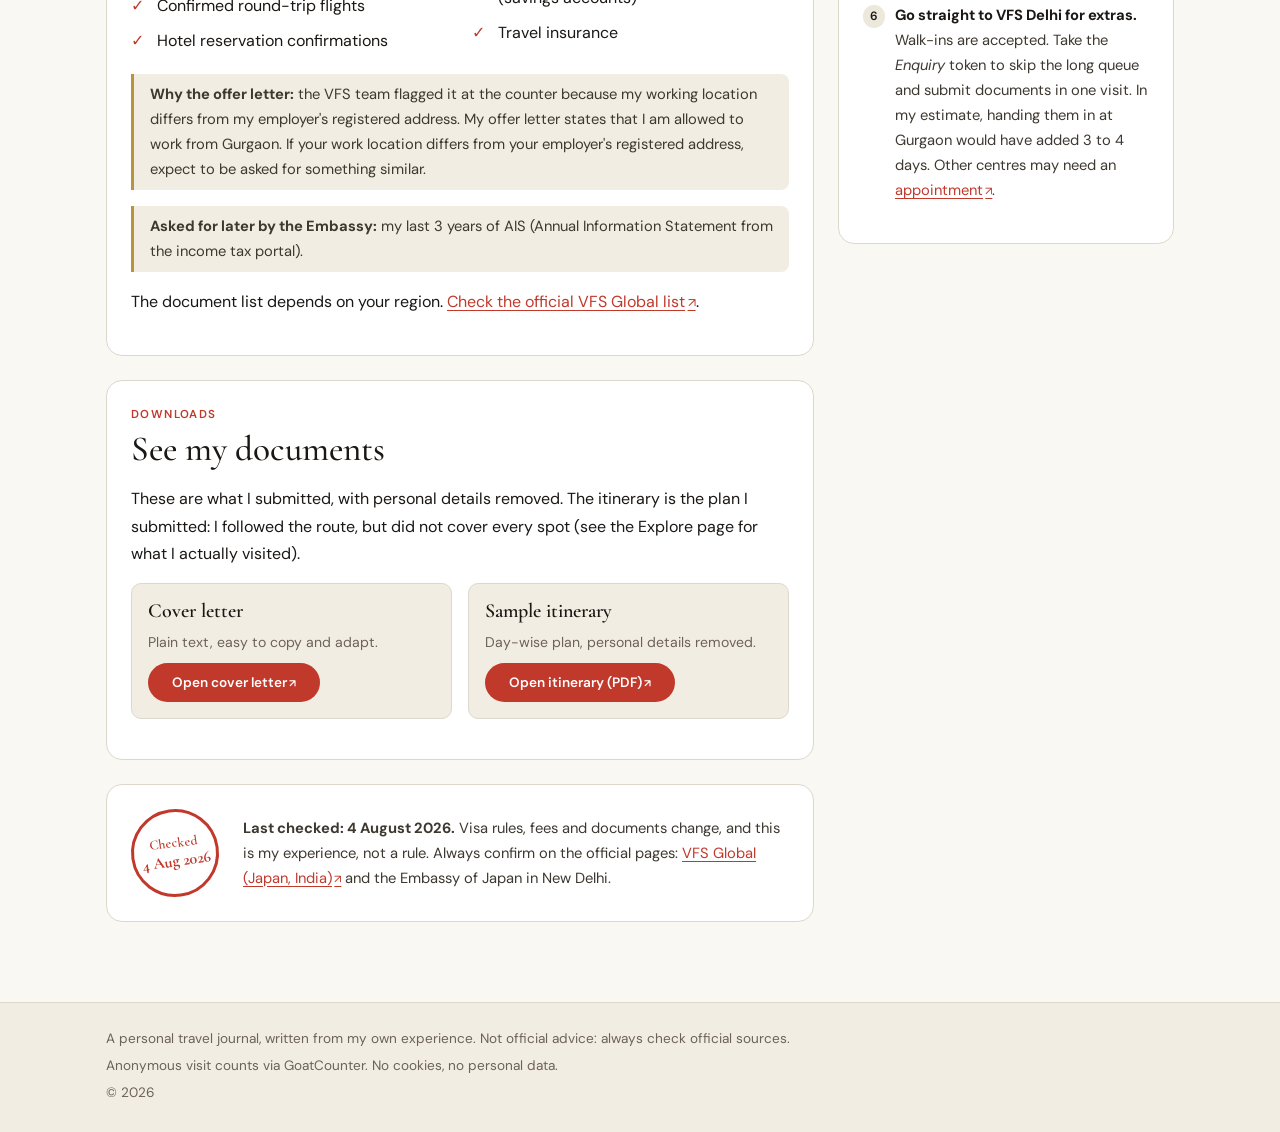
<file: visa.html>
<!DOCTYPE html>
<html lang="en">
<head>
  <meta charset="utf-8">
  <meta name="viewport" content="width=device-width, initial-scale=1">
  <title>Visa: Japan Travel Journal</title>
  <meta name="description" content="How my spouse and I applied for a Japan tourist visa from India: timeline, documents, costs and tips.">
  <link rel="preconnect" href="https://fonts.googleapis.com">
  <link rel="preconnect" href="https://fonts.gstatic.com" crossorigin>
  <link rel="stylesheet" href="https://fonts.googleapis.com/css2?family=Cormorant+Garamond:ital,wght@0,300;0,500;0,600;1,300;1,400&family=DM+Sans:wght@300;400;500;600&display=swap">
  <link rel="stylesheet" href="assets/css/base.css">
  <link rel="stylesheet" href="assets/css/layout.css">
  <link rel="stylesheet" href="assets/css/components.css">
  <script src="assets/js/nav.js" defer></script>
</head>
<body>
  <a class="skip-link" href="#main">Skip to content</a>
  <header class="site-header" id="site-header"></header>

  <section class="hero">
    <div class="hero__inner">
      <span class="hero-tag">Visa &middot; India to Japan</span>
      <h1>Getting the Japan <em>visa</em></h1>
      <p class="hero__sub">
        My spouse and I applied on 4 August 2026 through VFS Global (Gurgaon), and
        <mark class="approved">both of us were approved</mark>.
        Here are the highlights, and what I would do differently.
      </p>
      <ul class="chips">
        <li class="chip">VFS Global, Gurgaon</li>
        <li class="chip">Embassy of Japan, New Delhi</li>
        <li class="chip chip--approved">&#10003; Approved</li>
      </ul>
      <dl class="stats">
        <div><dt>My processing time</dt><dd>~2 weeks</dd></div>
        <div><dt>My spouse's</dt><dd>~1 week</dd></div>
        <div><dt>Fees per person</dt><dd>&#8377;1,300</dd></div>
      </dl>
    </div>
  </section>

  <main class="page" id="main">
    <div class="page-grid">
      <article>
        <section class="card">
          <p class="eyebrow">Timeline</p>
          <h2>How it went</h2>
          <ol class="timeline">
            <li><time>4 Aug</time> Applied at the VFS Global Gurgaon branch.</li>
            <li><time>7 Aug</time> My application was actually submitted, three days later.</li>
            <li><time>11 Aug</time> My spouse's visa was processed. I was asked for my last 3 years of AIS statements.</li>
            <li><time>13 Aug</time> I went to VFS Delhi in person with the extra documents.</li>
            <li class="is-approved"><time>17 Aug</time> My visa was processed too. <span class="approved-pill">Approved</span></li>
          </ol>
        </section>

        <section class="card">
          <p class="eyebrow">The route</p>
          <h2>Where your application goes</h2>
          <ol class="route">
            <li><span class="route__step">Step 1</span><span class="route__name">VFS Gurgaon</span><span class="route__role">You submit here</span></li>
            <li><span class="route__step">Step 2</span><span class="route__name">VFS Delhi</span><span class="route__role">It is processed here</span></li>
            <li><span class="route__step">Step 3</span><span class="route__name">Embassy of Japan, New Delhi</span><span class="route__role">The decision</span></li>
          </ol>
        </section>

        <section class="card">
          <p class="eyebrow">Documents</p>
          <h2>What I submitted</h2>
          <ul class="checklist">
            <li>Current and old passport</li>
            <li>Photographs</li>
            <li>Completed visa application form</li>
            <li>Day-wise travel itinerary</li>
            <li>Confirmed round-trip flights</li>
            <li>Hotel reservation confirmations</li>
            <li>Leave and NOC certificate</li>
            <li>Offer letter (see note below)</li>
            <li>Income tax returns (AY 2026-27)</li>
            <li>Last 6 months of bank statements (savings accounts)</li>
            <li>Travel insurance</li>
          </ul>
          <p class="note">
            <strong>Why the offer letter:</strong> the VFS team flagged it at the counter because my
            working location differs from my employer's registered address. My offer letter states
            that I am allowed to work from Gurgaon. If your work location differs from your
            employer's registered address, expect to be asked for something similar.
          </p>
          <p class="note">
            <strong>Asked for later by the Embassy:</strong> my last 3 years of AIS
            (Annual Information Statement from the income tax portal).
          </p>
          <p>
            The document list depends on your region.
            <a href="https://visa.vfsglobal.com/ind/en/jpn/visa-type#visainformation" target="_blank" rel="noopener noreferrer">Check the official VFS Global list<span class="sr-only"> (opens in new tab)</span></a>.
          </p>
        </section>

        <section class="card">
          <p class="eyebrow">Downloads</p>
          <h2>See my documents</h2>
          <p>
            These are what I submitted, with personal details removed. The itinerary is the plan I
            submitted: I followed the route, but did not cover every spot (see the Explore page for
            what I actually visited).
          </p>
          <div class="docs">
            <div class="doc">
              <h3>Cover letter</h3>
              <p>Plain text, easy to copy and adapt.</p>
              <a class="button" href="assets/docs/cover-letter.txt" target="_blank" rel="noopener noreferrer">Open cover letter<span class="sr-only"> (opens in new tab)</span></a>
            </div>
            <div class="doc">
              <h3>Sample itinerary</h3>
              <p>Day-wise plan, personal details removed.</p>
              <!-- Replace this file: put the redacted itinerary PDF at assets/docs/sample-itinerary.pdf -->
              <a class="button" href="assets/docs/sample-itinerary.pdf" target="_blank" rel="noopener noreferrer">Open itinerary (PDF)<span class="sr-only"> (opens in new tab)</span></a>
            </div>
          </div>
        </section>

        <section class="card stale-note">
          <div class="hanko" aria-hidden="true"><span>Checked</span><strong>4 Aug 2026</strong></div>
          <p>
            <strong>Last checked: 4 August 2026.</strong> Visa rules, fees and documents change, and
            this is my experience, not a rule. Always confirm on the official pages:
            <a href="https://visa.vfsglobal.com/ind/en/jpn/visa-type#visainformation" target="_blank" rel="noopener noreferrer">VFS Global (Japan, India)<span class="sr-only"> (opens in new tab)</span></a>
            and the Embassy of Japan in New Delhi.
          </p>
        </section>
      </article>

      <aside class="cost-tips" aria-label="Cost and tips">
        <div class="cost-tips__head"><h2>Cost &amp; Tips</h2></div>
        <div class="cost-tips__body">
          <h3>Costs</h3>
          <ul class="cost-list">
            <li><span>Japan visa fee</span><span>&#8377;500</span></li>
            <li><span>VFS service fee</span><span>&#8377;800</span></li>
            <li class="cost-total"><span>Total</span><span>&#8377;1,300</span></li>
          </ul>
          <p class="cost-per">Per person.</p>
          <p class="cost-per">At VFS Gurgaon I paid by demand draft, with a separate draft for each fee. Small bank charges (GST) came on top and are not included in the total. Payment modes vary by centre and over time, so check before you go.</p>

          <h3>What I learned</h3>
          <ol class="tips">
            <li><strong>Own your documents.</strong> Do not assume the centre will attach everything. Emailing extras was not enough for me; handing them in physically got things moving.</li>
            <li><strong>Track it yourself.</strong> Check the status portal regularly, and don't rely on customer care.</li>
            <li><strong>Sort payment before you go.</strong> Gurgaon took demand drafts, one per fee. Confirm the accepted payment mode on the VFS page and get the drafts made in advance.</li>
            <li><strong>Apply early.</strong> I applied about two months before travel, which gave me breathing room.</li>
            <li><strong>Don't guess from finances.</strong> Our financial profiles differed and I was the one asked for extra documents, yet both of us were approved.</li>
            <li><strong>Go straight to VFS Delhi for extras.</strong> Walk-ins are accepted. Take the <em>Enquiry</em> token to skip the long queue and submit documents in one visit. In my estimate, handing them in at Gurgaon would have added 3 to 4 days. Other centres may need an
              <a href="https://visa.vfsglobal.com/ind/en/jpn/schedule-an-appointment" target="_blank" rel="noopener noreferrer">appointment<span class="sr-only"> (opens in new tab)</span></a>.</li>
          </ol>
        </div>
      </aside>
    </div>
  </main>

  <footer class="site-footer" id="site-footer"></footer>
</body>
</html>
</file>
<file: assets/css/base.css>
/* Design tokens: defined once, used everywhere.
   Palette: early-autumn Japan (late Sep to early Oct). Red + gold, with
   green reserved for "approved" only. Fonts are loaded by <link> in each page head. */

:root {
  /* Surfaces */
  --ivory: #faf8f3;        /* page background */
  --cream: #f2ede3;        /* tinted panels */
  --paper: #ede8dc;        /* small chips */
  --white: #ffffff;        /* cards */

  /* Text */
  --ink: #1a1714;
  --ink-light: #3d3830;
  --muted: #6b6259;        /* AA contrast on ivory and cream */

  /* Accents */
  --accent: #c0392b;       /* links, eyebrow, buttons */
  --accent-dark: #962d22;  /* hover */
  --gold: #b8943f;         /* borders and dividers only, never text */
  --gold-light: #e8d49e;   /* soft tint */
  --matcha: #4a6741;       /* ONLY for "approved" */
  --green-badge: #e8f0e4;  /* background for "approved" */

  --border: #ddd8cc;
  --shadow: rgba(26, 23, 20, 0.08);

  /* Fonts */
  --font-heading: "Cormorant Garamond", Georgia, "Times New Roman", serif;
  --font-body: "DM Sans", system-ui, -apple-system, "Segoe UI", Roboto, sans-serif;

  /* Spacing scale */
  --space-1: 0.25rem;
  --space-2: 0.5rem;
  --space-3: 1rem;
  --space-4: 1.5rem;
  --space-5: 2.5rem;
  --space-6: 4rem;

  --radius: 16px;
  --radius-sm: 10px;
  --content-width: 68.75rem;
}

*,
*::before,
*::after {
  box-sizing: border-box;
}

html { scroll-behavior: smooth; }

body {
  margin: 0;
  background: var(--ivory);
  color: var(--ink);
  font-family: var(--font-body);
  font-size: 1rem;
  line-height: 1.7;
}

h1,
h2,
h3 {
  font-family: var(--font-heading);
  font-weight: 600;
  line-height: 1.15;
  margin: 0 0 var(--space-3);
}

h1 { font-size: clamp(2.6rem, 6vw, 4.5rem); font-weight: 300; }
h2 { font-size: clamp(1.6rem, 3vw, 2.2rem); font-weight: 500; }
h3 { font-size: 1.25rem; }

p { margin: 0 0 var(--space-3); }

a { color: var(--accent); text-underline-offset: 0.2em; }
a:hover { color: var(--accent-dark); }

a:focus-visible,
button:focus-visible {
  outline: 3px solid var(--gold);
  outline-offset: 2px;
}

/* Links that open in a new tab get a small arrow. */
a[target="_blank"]::after {
  content: "\2197";
  font-size: 0.8em;
  margin-left: 0.2em;
}

img { max-width: 100%; height: auto; }

.sr-only {
  position: absolute;
  width: 1px;
  height: 1px;
  margin: -1px;
  padding: 0;
  overflow: hidden;
  clip: rect(0, 0, 0, 0);
  white-space: nowrap;
  border: 0;
}

/* Make the hidden attribute always win, even over component display rules. */
[hidden] { display: none !important; }
</file>
<file: assets/css/layout.css>
/* Page structure: nav, hero, content + side box, footer. */

.skip-link {
  position: absolute;
  left: -999px;
  top: 0;
  background: var(--accent);
  color: #fff;
  padding: var(--space-2) var(--space-3);
}
.skip-link:focus { left: var(--space-3); z-index: 200; }

/* Sticky frosted nav */
.site-header {
  position: sticky;
  top: 0;
  z-index: 100;
  background: rgba(250, 248, 243, 0.95);
  backdrop-filter: blur(12px);
  border-bottom: 1px solid var(--border);
}

.site-header__inner {
  max-width: var(--content-width);
  margin: 0 auto;
  min-height: 58px;
  padding: 0 var(--space-3);
  display: flex;
  align-items: center;
  justify-content: space-between;
  gap: var(--space-3);
  flex-wrap: wrap;
}

.nav-brand {
  font-family: var(--font-heading);
  font-size: 1.35rem;
  font-weight: 600;
  letter-spacing: 0.03em;
  color: var(--ink);
  text-decoration: none;
}
.nav-brand span { color: var(--accent); }

.nav-toggle {
  display: none;
  background: transparent;
  border: 1px solid var(--border);
  border-radius: 8px;
  padding: var(--space-1) var(--space-3);
  font: inherit;
  font-size: 0.8rem;
  text-transform: uppercase;
  letter-spacing: 0.05em;
  color: var(--ink);
  cursor: pointer;
}

.site-nav ul {
  list-style: none;
  margin: 0;
  padding: 0;
  display: flex;
  gap: 2px;
}

.site-nav a {
  display: block;
  padding: 6px 14px;
  border-radius: 6px;
  font-size: 0.78rem;
  font-weight: 500;
  letter-spacing: 0.04em;
  text-transform: uppercase;
  text-decoration: none;
  color: var(--muted);
  transition: background 0.2s, color 0.2s;
}
.site-nav a:hover,
.site-nav a[aria-current="page"] {
  background: var(--ink);
  color: var(--ivory);
}

/* Hero: cream-to-gold wash, faint wave pattern fading out to the left. */
.hero {
  position: relative;
  overflow: hidden;
  padding: var(--space-6) var(--space-3) var(--space-5);
  background: linear-gradient(160deg, var(--ivory) 0%, var(--cream) 60%, #f1e6c9 100%);
}
.hero::before {
  content: "";
  position: absolute;
  inset: 0;
  background-image: url("data:image/svg+xml,%3Csvg xmlns='http://www.w3.org/2000/svg' width='40' height='20' viewBox='0 0 40 20'%3E%3Cg fill='none' stroke='%23b8943f' stroke-opacity='0.3' stroke-width='1'%3E%3Ccircle cx='20' cy='20' r='18'/%3E%3Ccircle cx='20' cy='20' r='12'/%3E%3Ccircle cx='20' cy='20' r='6'/%3E%3Ccircle cx='0' cy='10' r='18'/%3E%3Ccircle cx='0' cy='10' r='12'/%3E%3Ccircle cx='0' cy='10' r='6'/%3E%3Ccircle cx='40' cy='10' r='18'/%3E%3Ccircle cx='40' cy='10' r='12'/%3E%3Ccircle cx='40' cy='10' r='6'/%3E%3C/g%3E%3C/svg%3E");
  -webkit-mask-image: linear-gradient(to left, rgba(0, 0, 0, 0.9), transparent 55%);
  mask-image: linear-gradient(to left, rgba(0, 0, 0, 0.9), transparent 55%);
  pointer-events: none;
}
.hero__inner {
  position: relative;
  max-width: var(--content-width);
  margin: 0 auto;
}
.hero h1 em { font-style: italic; color: var(--accent); }
.hero__sub {
  max-width: 36rem;
  margin-bottom: var(--space-4);
  font-size: 1.05rem;
  font-weight: 300;
  color: var(--ink-light);
}

/* Main content: cards on the left, Cost & Tips on the right. */
.page {
  max-width: var(--content-width);
  margin: 0 auto;
  padding: var(--space-5) var(--space-3);
}

.page-grid {
  display: grid;
  grid-template-columns: minmax(0, 1fr) 21rem;
  gap: var(--space-4);
  align-items: start;
}

.page-grid > article {
  display: grid;
  gap: var(--space-4);
}

.page-grid > aside {
  position: sticky;
  top: 74px;
}

/* Footer */
.site-footer {
  border-top: 1px solid var(--border);
  margin-top: var(--space-5);
  background: var(--cream);
  color: var(--muted);
  font-size: 0.85rem;
}
.site-footer__inner {
  max-width: var(--content-width);
  margin: 0 auto;
  padding: var(--space-4) var(--space-3);
}
.site-footer p { margin: 0 0 var(--space-1); }

/* Tablet and mobile: side box drops below the content, nav collapses. */
@media (max-width: 52rem) {
  .page-grid { grid-template-columns: minmax(0, 1fr); }
  .page-grid > aside { position: static; }

  .nav-toggle { display: inline-block; }
  .site-nav { width: 100%; }
  .site-nav[hidden] { display: none; }
  .site-nav ul { flex-direction: column; padding-bottom: var(--space-2); }
}

/* Home hero: text on the left, portrait photo card on the right. */
.hero--split .hero__inner {
  display: grid;
  grid-template-columns: minmax(0, 1.25fr) minmax(0, 0.75fr);
  gap: var(--space-5);
  align-items: center;
}
.hero__photo { margin: 0; }
.hero__photo img {
  display: block;
  width: 100%;
  height: auto;
  aspect-ratio: 4 / 5;
  object-fit: cover;
  object-position: center 45%;
  border: 6px solid var(--white);
  border-radius: var(--radius);
  box-shadow: 0 12px 40px var(--shadow);
}
.hero__actions {
  display: flex;
  flex-wrap: wrap;
  align-items: center;
  gap: var(--space-4);
  margin-bottom: var(--space-4);
}

@media (max-width: 52rem) {
  .hero--split .hero__inner { grid-template-columns: minmax(0, 1fr); }
  .hero__photo { max-width: 22rem; }
}
</file>
<file: assets/css/components.css>
/* Reusable components. */

/* Cards */
.card {
  background: var(--white);
  border: 1px solid var(--border);
  border-radius: var(--radius);
  padding: var(--space-4);
  transition: box-shadow 0.2s;
}
.card:hover { box-shadow: 0 4px 24px var(--shadow); }

.eyebrow {
  margin: 0 0 var(--space-1);
  font-size: 0.72rem;
  font-weight: 600;
  letter-spacing: 0.12em;
  text-transform: uppercase;
  color: var(--accent);
}
.card h2 { margin-bottom: var(--space-3); }

/* Pills and chips (hero) */
.hero-tag {
  display: inline-flex;
  align-items: center;
  margin-bottom: var(--space-3);
  padding: 5px 16px;
  border: 1px solid var(--gold);
  border-radius: 100px;
  background: var(--white);
  font-size: 0.75rem;
  font-weight: 500;
  letter-spacing: 0.06em;
  text-transform: uppercase;
  color: var(--accent);
}

.chips {
  display: flex;
  flex-wrap: wrap;
  gap: 10px;
  margin: 0 0 var(--space-4);
  padding: 0;
  list-style: none;
}
.chip {
  padding: 6px 16px;
  border: 1px solid var(--border);
  border-radius: 100px;
  background: var(--white);
  font-size: 0.82rem;
  color: var(--ink-light);
}

/* "Approved": the only green on the site. Used in exactly three places. */
.chip--approved,
.approved-pill {
  border-color: transparent;
  background: var(--green-badge);
  color: var(--matcha);
  font-weight: 600;
}
.approved-pill {
  display: inline-block;
  margin-left: var(--space-2);
  padding: 1px 10px;
  border-radius: 100px;
  font-size: 0.75rem;
  letter-spacing: 0.04em;
  text-transform: uppercase;
}
mark.approved {
  background: linear-gradient(transparent 55%, var(--green-badge) 55%);
  color: var(--matcha);
  font-weight: 600;
  padding: 0 2px;
}

/* Hero stats */
.stats {
  display: flex;
  flex-wrap: wrap;
  gap: var(--space-5);
  margin: 0;
  padding: var(--space-4) 0 0;
  border-top: 1px solid var(--border);
}
.stats > div { margin: 0; }
.stats dt {
  order: 2;
  margin-top: var(--space-1);
  font-size: 0.75rem;
  letter-spacing: 0.08em;
  text-transform: uppercase;
  color: var(--muted);
}
.stats dd {
  margin: 0;
  font-family: var(--font-heading);
  font-size: 2.4rem;
  font-weight: 600;
  line-height: 1;
}
.stats > div { display: flex; flex-direction: column; }

/* Timeline */
.timeline {
  position: relative;
  list-style: none;
  margin: 0;
  padding: 0 0 0 var(--space-4);
}
.timeline::before {
  content: "";
  position: absolute;
  left: 7px;
  top: 8px;
  bottom: 8px;
  width: 1px;
  background: var(--border);
}
.timeline li { position: relative; margin-bottom: var(--space-3); }
.timeline li:last-child { margin-bottom: 0; }
.timeline li::before {
  content: "";
  position: absolute;
  left: calc(-1 * var(--space-4) + 3px);
  top: 0.55em;
  width: 9px;
  height: 9px;
  border-radius: 50%;
  background: var(--accent);
  border: 2px solid var(--white);
  box-shadow: 0 0 0 1px var(--accent);
}
.timeline li.is-approved::before {
  background: var(--matcha);
  box-shadow: 0 0 0 1px var(--matcha);
}
.timeline time {
  display: block;
  font-size: 0.72rem;
  font-weight: 600;
  letter-spacing: 0.08em;
  text-transform: uppercase;
  color: var(--muted);
}

/* Route cards: where the application goes */
.route {
  display: grid;
  grid-template-columns: repeat(auto-fit, minmax(10rem, 1fr));
  gap: var(--space-3);
  margin: 0;
  padding: 0;
  list-style: none;
}
.route li {
  position: relative;
  padding: var(--space-3);
  border: 1px solid var(--border);
  border-radius: var(--radius-sm);
  background: var(--cream);
  text-align: center;
}
.route li:not(:last-child)::after {
  content: "\2192";
  position: absolute;
  right: calc(-1 * var(--space-3) - 0.4rem);
  top: 50%;
  transform: translateY(-50%);
  color: var(--muted);
  z-index: 1;
}
.route__step {
  display: block;
  font-size: 0.7rem;
  letter-spacing: 0.1em;
  text-transform: uppercase;
  color: var(--muted);
}
.route__name {
  display: block;
  margin: 2px 0;
  font-family: var(--font-heading);
  font-size: 1.2rem;
  font-weight: 600;
  line-height: 1.25;
}
.route__role { font-size: 0.85rem; color: var(--muted); }

/* Checklist */
.checklist {
  list-style: none;
  margin: 0 0 var(--space-3);
  padding: 0;
  columns: 2 15rem;
  column-gap: var(--space-4);
}
.checklist li {
  position: relative;
  margin-bottom: var(--space-2);
  padding-left: 1.6rem;
  break-inside: avoid;
}
.checklist li::before {
  content: "\2713";
  position: absolute;
  left: 0;
  color: var(--accent);
  font-weight: 700;
}

.note {
  margin: 0 0 var(--space-3);
  padding: var(--space-2) var(--space-3);
  border-left: 3px solid var(--gold);
  border-radius: 0 8px 8px 0;
  background: var(--cream);
  font-size: 0.92rem;
  color: var(--ink-light);
}

/* Document download cards */
.docs {
  display: grid;
  grid-template-columns: repeat(auto-fit, minmax(13rem, 1fr));
  gap: var(--space-3);
  margin: var(--space-3) 0;
}
.doc {
  display: flex;
  flex-direction: column;
  gap: var(--space-2);
  padding: var(--space-3);
  border: 1px solid var(--border);
  border-radius: var(--radius-sm);
  background: var(--cream);
}
.doc h3 { margin: 0; }
.doc p { margin: 0; font-size: 0.88rem; color: var(--muted); }
.doc .button { margin-top: auto; align-self: flex-start; }

.button {
  display: inline-block;
  padding: var(--space-2) var(--space-4);
  border-radius: 100px;
  background: var(--accent);
  color: #fff;
  font-size: 0.85rem;
  font-weight: 600;
  text-decoration: none;
}
.button:hover { background: var(--accent-dark); color: #fff; }

/* Cost & Tips: reusable on every content page. */
.cost-tips {
  overflow: hidden;
  border: 1px solid var(--border);
  border-radius: var(--radius);
  background: var(--white);
}
.cost-tips__head {
  padding: var(--space-3) var(--space-4);
  background: var(--ink);
  color: var(--ivory);
}
.cost-tips__head h2 { margin: 0; font-size: 1.6rem; font-weight: 400; }
.cost-tips__body { padding: var(--space-3) var(--space-4) var(--space-4); }
.cost-tips h3 {
  margin: var(--space-4) 0 var(--space-2);
  font-family: var(--font-body);
  font-size: 0.72rem;
  font-weight: 600;
  letter-spacing: 0.1em;
  text-transform: uppercase;
  color: var(--muted);
}
.cost-tips h3:first-child { margin-top: 0; }

.cost-list { list-style: none; margin: 0; padding: 0; }
.cost-list li {
  display: flex;
  justify-content: space-between;
  gap: var(--space-3);
  padding: 8px 0;
  border-bottom: 1px solid var(--border);
}
.cost-list .cost-total { border-bottom: 0; font-weight: 700; }
.cost-per { margin: var(--space-1) 0 0; font-size: 0.8rem; color: var(--muted); }

.tips { list-style: none; margin: 0; padding: 0; counter-reset: tip; }
.tips li {
  position: relative;
  margin-bottom: var(--space-3);
  padding-left: 2rem;
  font-size: 0.92rem;
  color: var(--ink-light);
  counter-increment: tip;
}
.tips li::before {
  content: counter(tip);
  position: absolute;
  left: 0;
  top: 2px;
  width: 1.4rem;
  height: 1.4rem;
  border-radius: 50%;
  background: var(--paper);
  color: var(--ink);
  font-size: 0.75rem;
  font-weight: 600;
  line-height: 1.4rem;
  text-align: center;
}
.tips strong { color: var(--ink); }

/* Hanko-style seal: used once per page for the "last checked" stamp. */
.hanko {
  display: inline-flex;
  flex-direction: column;
  align-items: center;
  justify-content: center;
  flex: none;
  width: 5.5rem;
  height: 5.5rem;
  border: 3px solid var(--accent);
  border-radius: 50%;
  color: var(--accent);
  font-family: var(--font-heading);
  font-size: 0.85rem;
  font-weight: 600;
  line-height: 1.2;
  text-align: center;
  transform: rotate(-8deg);
}
.hanko strong { font-size: 1rem; }

.stale-note {
  display: flex;
  align-items: center;
  gap: var(--space-4);
}
.stale-note p { margin: 0; font-size: 0.92rem; color: var(--ink-light); }

@media (max-width: 40rem) {
  .route li:not(:last-child)::after { content: "\2193"; right: auto; left: 50%; top: auto; bottom: -1.1rem; transform: translateX(-50%); }
  .stale-note { flex-direction: column; align-items: flex-start; }
}

/* Stay & Travel page */

/* Short bullet lists inside cards */
.points {
  list-style: none;
  margin: 0 0 var(--space-3);
  padding: 0;
}
.points li {
  position: relative;
  margin-bottom: var(--space-2);
  padding-left: 1.2rem;
}
.points li::before {
  content: "";
  position: absolute;
  left: 0;
  top: 0.7em;
  width: 6px;
  height: 6px;
  border-radius: 50%;
  background: var(--gold);
}
.card h3.sub {
  margin: var(--space-4) 0 var(--space-2);
  font-family: var(--font-body);
  font-size: 0.72rem;
  font-weight: 600;
  letter-spacing: 0.1em;
  text-transform: uppercase;
  color: var(--muted);
}

/* Hotel cards */
.hotels {
  display: grid;
  grid-template-columns: repeat(auto-fit, minmax(12rem, 1fr));
  gap: var(--space-3);
  margin: 0;
  padding: 0;
  list-style: none;
}
.hotel {
  padding: var(--space-3);
  border: 1px solid var(--border);
  border-radius: var(--radius-sm);
  background: var(--cream);
}
.hotel__city {
  display: block;
  font-size: 0.7rem;
  letter-spacing: 0.1em;
  text-transform: uppercase;
  color: var(--muted);
}
.hotel__name {
  display: block;
  margin: 2px 0 var(--space-1);
  font-family: var(--font-heading);
  font-size: 1.25rem;
  font-weight: 600;
  line-height: 1.25;
}
.hotel__note { font-size: 0.85rem; color: var(--muted); }

/* Photo banner (tall photos are cropped, not squashed) */
.photo { margin: 0 0 var(--space-3); }
.photo img {
  display: block;
  width: 100%;
  height: auto;
  aspect-ratio: 16 / 7;
  object-fit: cover;
  object-position: center 62%;
  border-radius: var(--radius-sm);
}
.photo figcaption {
  margin-top: var(--space-1);
  font-size: 0.8rem;
  color: var(--muted);
}

/* Transport table scrolls inside its own wrapper on small screens */
.table-wrap { overflow-x: auto; margin-bottom: var(--space-3); }
.transport {
  width: 100%;
  min-width: 34rem;
  border-collapse: collapse;
  font-size: 0.92rem;
}
.transport th,
.transport td {
  padding: 10px 12px;
  border-bottom: 1px solid var(--border);
  text-align: left;
  vertical-align: top;
}
.transport th {
  font-size: 0.72rem;
  font-weight: 600;
  letter-spacing: 0.08em;
  text-transform: uppercase;
  color: var(--muted);
}
.transport td:first-child { font-weight: 600; white-space: nowrap; }

/* Photo + video pair (both portrait 9:16) */
.media-pair {
  display: grid;
  grid-template-columns: repeat(2, minmax(0, 1fr));
  gap: var(--space-3);
  max-width: 30rem;
  margin: var(--space-4) 0 0;
}
.media { margin: 0; }
.media img,
.media video {
  display: block;
  width: 100%;
  height: auto;
  aspect-ratio: 9 / 16;
  object-fit: cover;
  border-radius: var(--radius-sm);
  background: var(--cream);
}
.media figcaption {
  margin-top: var(--space-1);
  font-size: 0.8rem;
  color: var(--muted);
}

/* Explore page */

/* "Plans that changed" cards */
.changed {
  display: grid;
  grid-template-columns: repeat(auto-fit, minmax(12rem, 1fr));
  gap: var(--space-3);
  margin: var(--space-3) 0 var(--space-5);
  padding: 0;
  list-style: none;
}
.changed li {
  padding: var(--space-3);
  border: 1px solid var(--border);
  border-left: 3px solid var(--gold);
  border-radius: var(--radius-sm);
  background: var(--white);
  font-size: 0.92rem;
  color: var(--ink-light);
}
.changed strong {
  display: block;
  margin-bottom: 2px;
  font-family: var(--font-heading);
  font-size: 1.2rem;
  color: var(--ink);
}

/* Filter bar */
.filters {
  display: flex;
  flex-wrap: wrap;
  gap: var(--space-2) var(--space-4);
  align-items: center;
  margin-bottom: var(--space-4);
  padding: var(--space-3) 0;
  border-top: 1px solid var(--border);
  border-bottom: 1px solid var(--border);
}
.filters__group { display: flex; flex-wrap: wrap; gap: var(--space-2); }
.filter {
  padding: 6px 14px;
  border: 1px solid var(--border);
  border-radius: 100px;
  background: var(--white);
  font: inherit;
  font-size: 0.82rem;
  color: var(--ink-light);
  cursor: pointer;
}
.filter:hover { border-color: var(--ink); }
.filter[aria-pressed="true"] { background: var(--ink); border-color: var(--ink); color: var(--ivory); }
.filters__status { margin: 0; font-size: 0.8rem; color: var(--muted); }

@media (min-width: 52.01rem) {
  .filters {
    position: sticky;
    top: 58px;
    z-index: 90;
    background: rgba(250, 248, 243, 0.95);
    backdrop-filter: blur(12px);
  }
}

/* City sections and galleries */
.city p { max-width: 42rem; }
.city__count { margin-bottom: var(--space-3); }

.gallery {
  display: grid;
  grid-template-columns: repeat(auto-fill, minmax(11rem, 1fr));
  gap: var(--space-3);
  margin: var(--space-3) 0 0;
  padding: 0;
  list-style: none;
}
.gallery__item { display: flex; flex-direction: column; gap: var(--space-1); min-width: 0; }

.tile {
  position: relative;
  display: block;
  width: 100%;
  aspect-ratio: 3 / 4;
  padding: 0;
  overflow: hidden;
  border: 0;
  border-radius: var(--radius-sm);
  background: var(--cream);
  cursor: pointer;
}
.tile img { display: block; width: 100%; height: 100%; object-fit: cover; transition: transform 0.3s; }
.tile:hover img { transform: scale(1.03); }

.tile--video { background: linear-gradient(160deg, var(--ink-light), var(--ink)); }
.tile__play {
  position: absolute;
  inset: 0;
  margin: auto;
  width: 3.2rem;
  height: 3.2rem;
  border: 2px solid var(--ivory);
  border-radius: 50%;
}
.tile__play::after {
  content: "";
  position: absolute;
  left: 52%;
  top: 50%;
  transform: translate(-50%, -50%);
  border-style: solid;
  border-width: 0.55rem 0 0.55rem 0.9rem;
  border-color: transparent transparent transparent var(--ivory);
}

.tile__tag,
.tile__badge {
  position: absolute;
  top: var(--space-2);
  padding: 1px 9px;
  border-radius: 100px;
  font-size: 0.68rem;
  font-weight: 600;
  letter-spacing: 0.05em;
  text-transform: uppercase;
}
.tile__tag { left: var(--space-2); background: rgba(250, 248, 243, 0.92); color: var(--ink); }
.tile__tag--food { background: var(--accent); color: #fff; }
.tile__badge { right: var(--space-2); background: var(--ink); color: var(--ivory); }

.tile__cap {
  font-size: 0.8rem;
  line-height: 1.4;
  color: var(--muted);
}

/* Lightbox */
.lightbox {
  width: 100%;
  max-width: none;
  height: 100%;
  max-height: none;
  margin: 0;
  padding: 0;
  border: 0;
  background: rgba(26, 23, 20, 0.94);
  color: var(--ivory);
}
.lightbox[open] {
  display: grid;
  grid-template-columns: auto minmax(0, 1fr) auto;
  align-items: center;
  gap: var(--space-2);
  padding: var(--space-3);
}
.lightbox__figure { margin: 0; display: flex; flex-direction: column; align-items: center; gap: var(--space-2); min-width: 0; }
.lightbox__media img,
.lightbox__media video {
  display: block;
  max-width: 100%;
  max-height: 78vh;
  border-radius: var(--radius-sm);
}
.lightbox figcaption { text-align: center; font-size: 0.9rem; }
.lightbox__count { display: block; margin-top: 2px; font-size: 0.75rem; color: var(--gold-light); }
.lightbox__nav,
.lightbox__close {
  border: 1px solid rgba(250, 248, 243, 0.4);
  border-radius: 50%;
  background: transparent;
  color: var(--ivory);
  font-size: 1.6rem;
  line-height: 1;
  cursor: pointer;
}
.lightbox__nav { width: 2.8rem; height: 2.8rem; }
.lightbox__close { position: absolute; top: var(--space-3); right: var(--space-3); width: 2.4rem; height: 2.4rem; z-index: 1; }
.lightbox__nav:hover,
.lightbox__close:hover { background: rgba(250, 248, 243, 0.15); }

@media (max-width: 40rem) {
  .gallery { grid-template-columns: repeat(2, minmax(0, 1fr)); gap: var(--space-2); }
  .lightbox[open] { grid-template-columns: minmax(0, 1fr); grid-template-rows: 1fr auto; }
  .lightbox__nav { position: absolute; bottom: var(--space-3); z-index: 1; }
  .lightbox__prev { left: var(--space-3); }
  .lightbox__next { right: var(--space-3); }
}

/* Home page */

/* Route trail: wrapping pills with arrows between them */
.trail {
  display: flex;
  flex-wrap: wrap;
  gap: var(--space-2);
  margin: 0 0 var(--space-3);
  padding: 0;
  list-style: none;
}
.trail li {
  display: flex;
  align-items: center;
  gap: var(--space-2);
  font-family: var(--font-heading);
  font-size: 1.2rem;
  font-weight: 600;
}
.trail li span {
  padding: 4px 16px;
  border: 1px solid var(--border);
  border-radius: 100px;
  background: var(--cream);
}
.trail li:not(:last-child)::after { content: "\2192"; color: var(--muted); font-family: var(--font-body); }

/* Journal link cards, each led by a big number */
.journal-cards {
  display: grid;
  grid-template-columns: repeat(auto-fit, minmax(15rem, 1fr));
  gap: var(--space-3);
  margin: var(--space-4) 0;
}
.journal-card {
  display: flex;
  flex-direction: column;
  gap: var(--space-1);
  padding: var(--space-4);
  border: 1px solid var(--border);
  border-radius: var(--radius);
  background: var(--white);
  color: var(--ink);
  text-decoration: none;
  transition: box-shadow 0.2s, transform 0.2s;
}
.journal-card:hover { box-shadow: 0 8px 28px var(--shadow); transform: translateY(-3px); color: var(--ink); }
.journal-card__stat {
  font-family: var(--font-heading);
  font-size: 2.6rem;
  font-weight: 600;
  line-height: 1;
  color: var(--accent);
}
.journal-card h3 { margin: var(--space-1) 0 0; }
.journal-card p { margin: 0; font-size: 0.92rem; color: var(--muted); }
.journal-card__go { margin-top: auto; padding-top: var(--space-2); font-size: 0.82rem; font-weight: 600; color: var(--accent); }

/* Cost summary */
.cost-summary { list-style: none; margin: 0 0 var(--space-3); padding: 0; }
.cost-summary li {
  display: grid;
  grid-template-columns: 9rem minmax(0, 1fr) auto;
  gap: var(--space-3);
  align-items: baseline;
  padding: var(--space-3) 0;
  border-bottom: 1px solid var(--border);
}
.cost-summary__page {
  font-family: var(--font-heading);
  font-size: 1.25rem;
  font-weight: 600;
}
.cost-summary__what { font-size: 0.9rem; color: var(--muted); }
.cost-summary__amount {
  font-family: var(--font-heading);
  font-size: 1.4rem;
  font-weight: 600;
  white-space: nowrap;
}
.cost-summary .cost-summary__total {
  margin-top: var(--space-2);
  padding: var(--space-3);
  border: 0;
  border-radius: var(--radius-sm);
  background: var(--cream);
}
.cost-summary__total .cost-summary__amount { color: var(--accent); }

@media (max-width: 40rem) {
  .cost-summary li { grid-template-columns: minmax(0, 1fr) auto; row-gap: var(--space-1); }
  .cost-summary__what { grid-column: 1 / -1; order: 3; }
}
</file>
